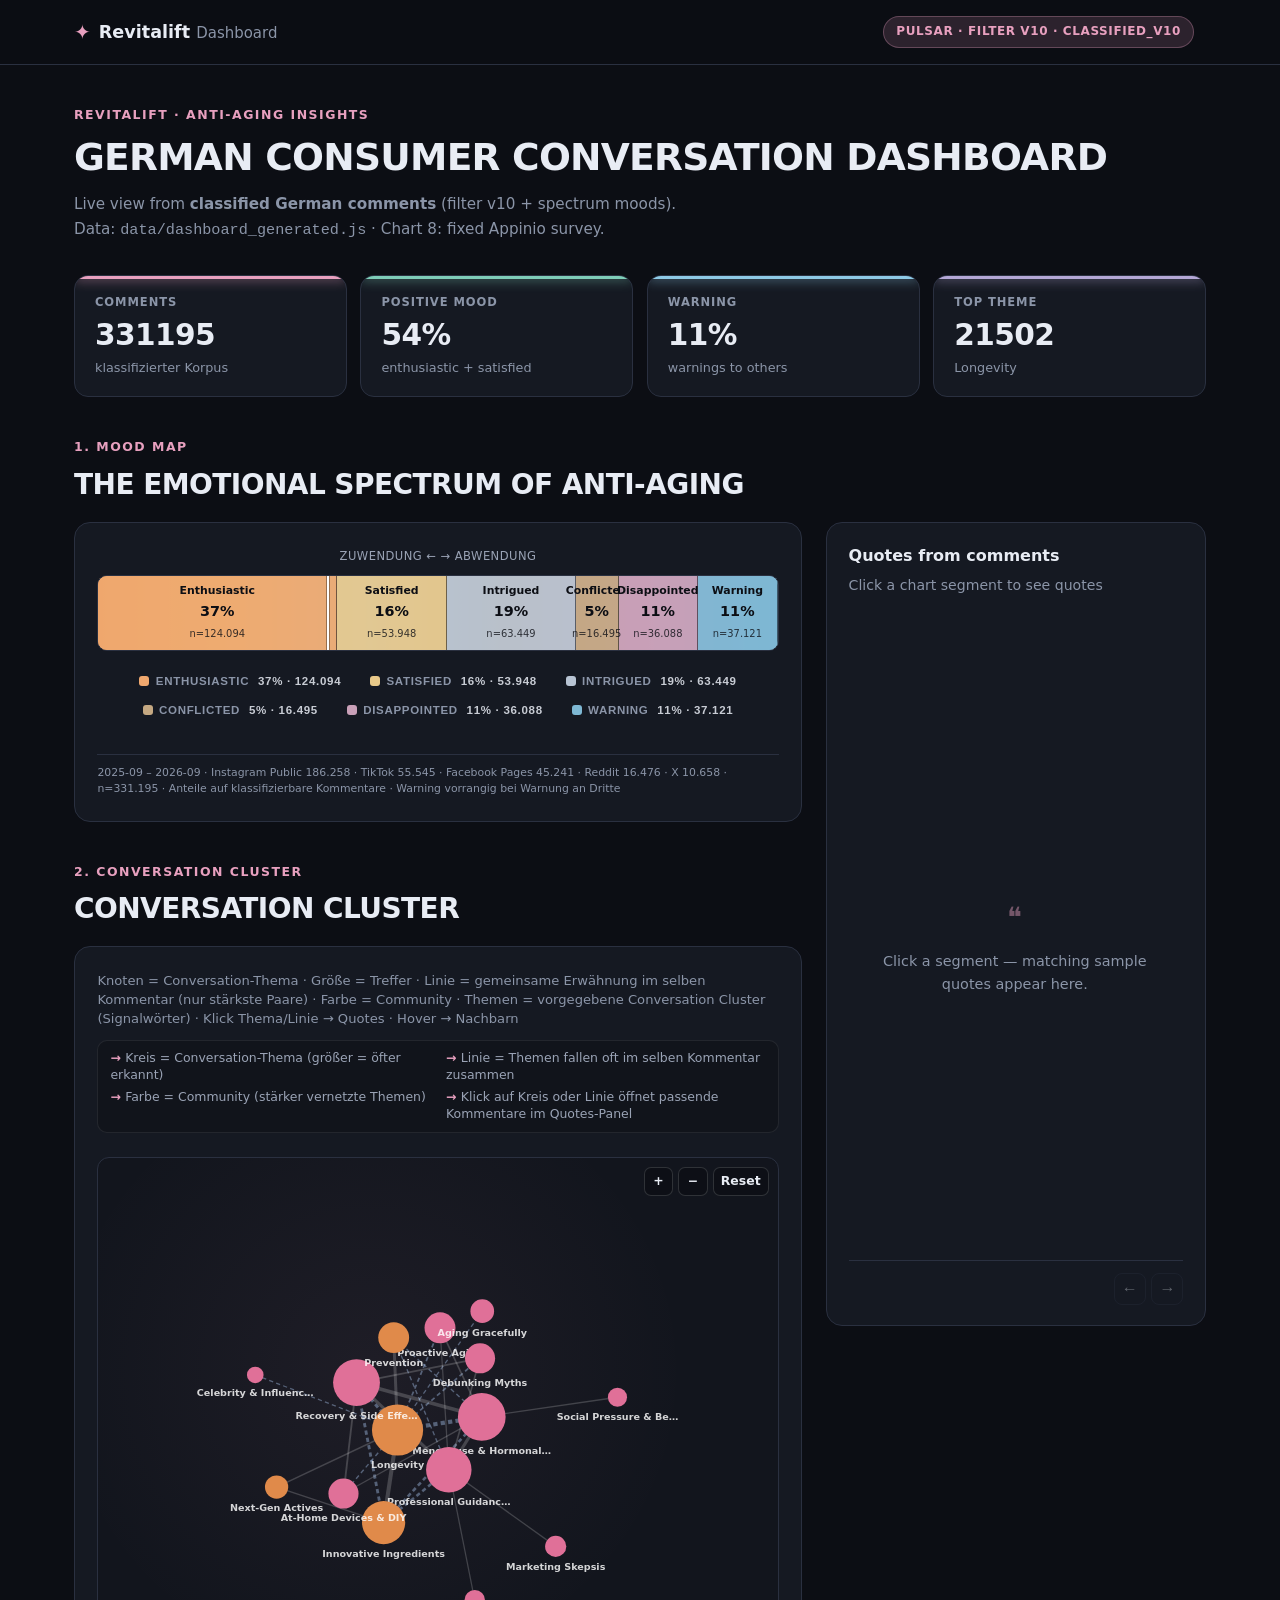
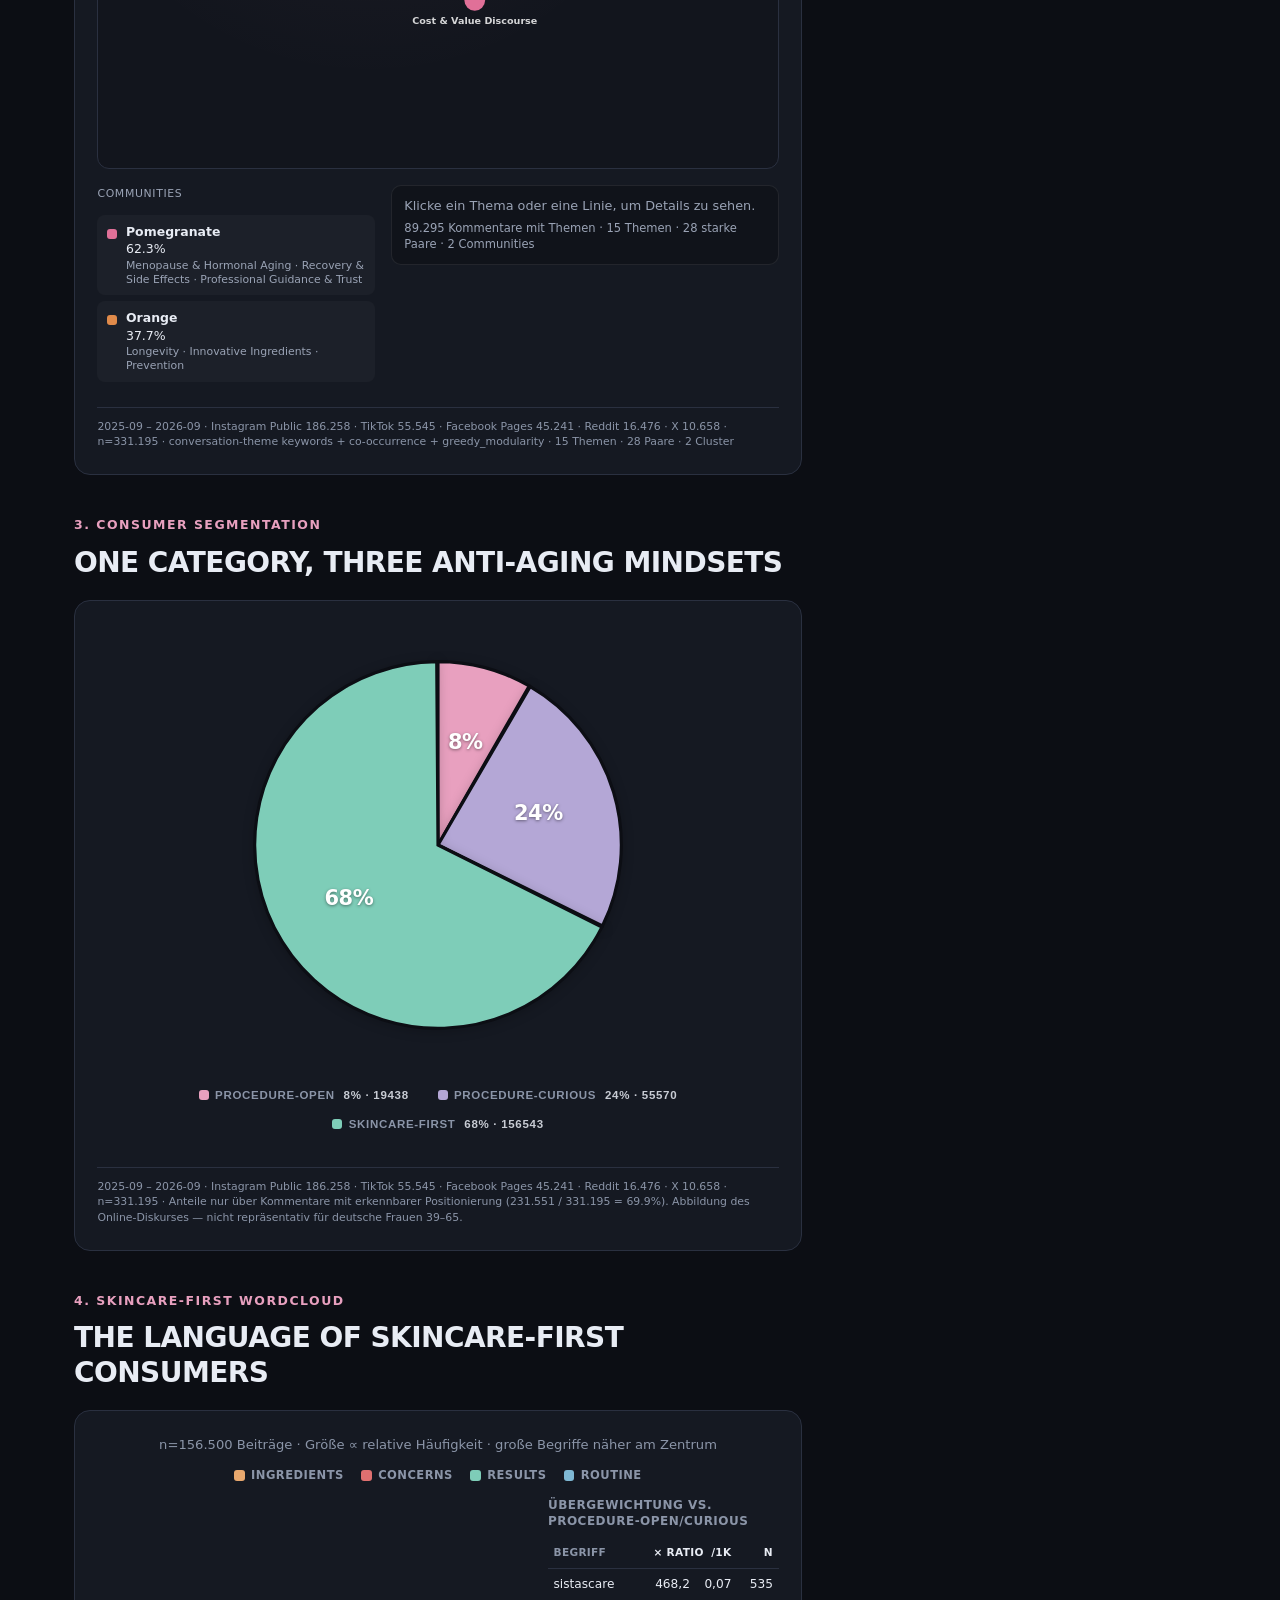
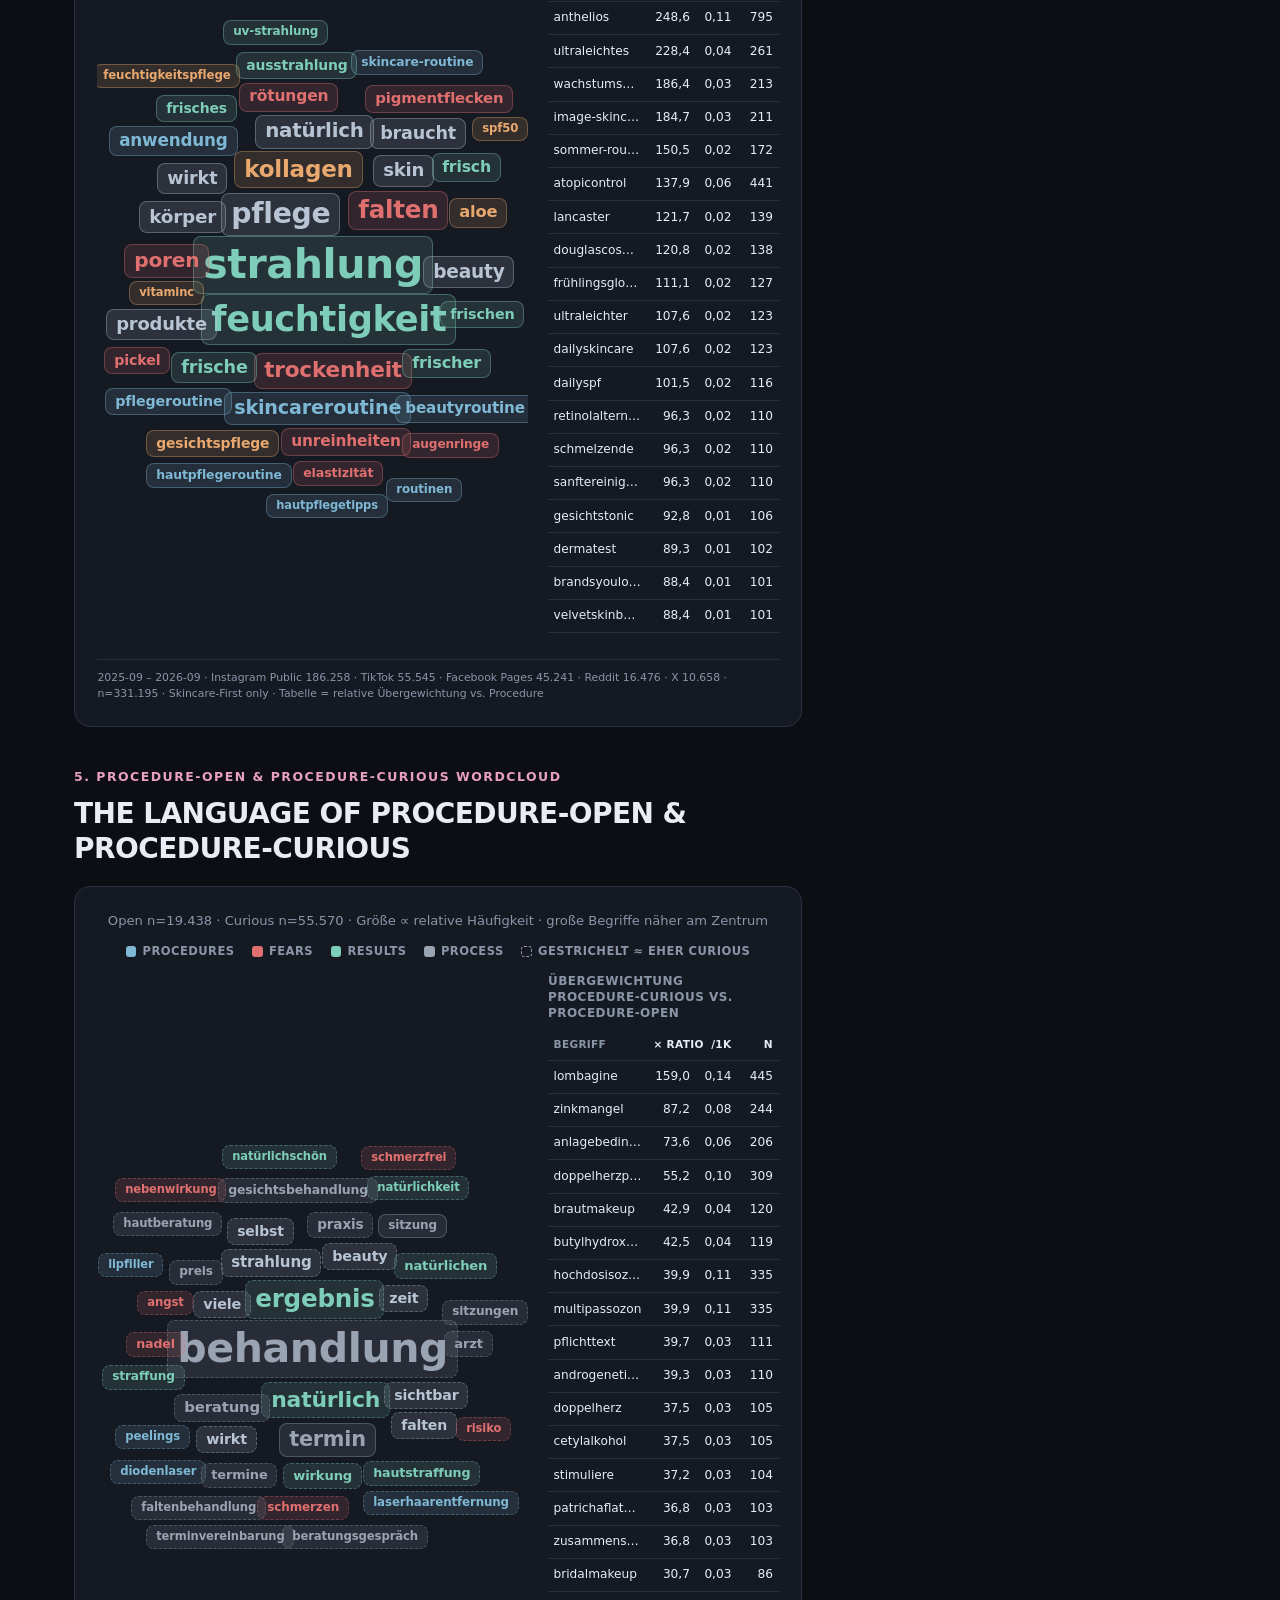
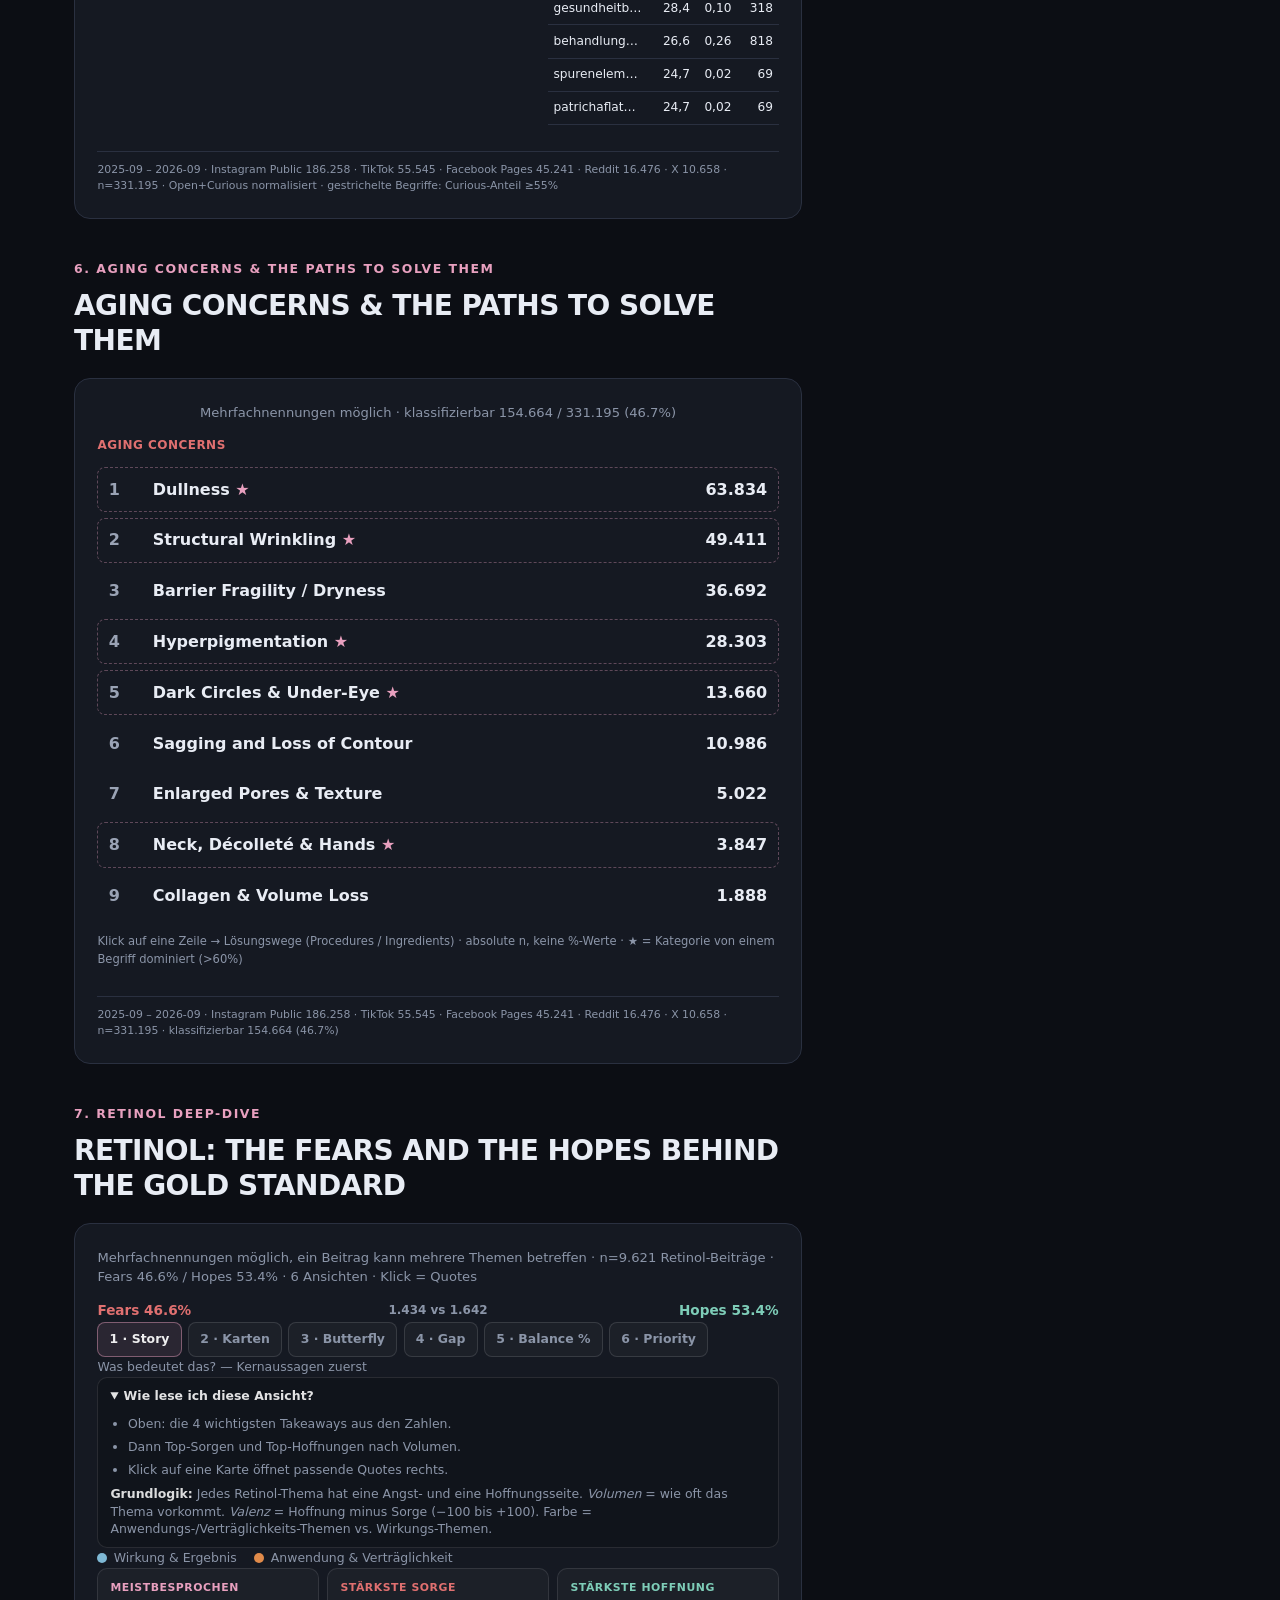
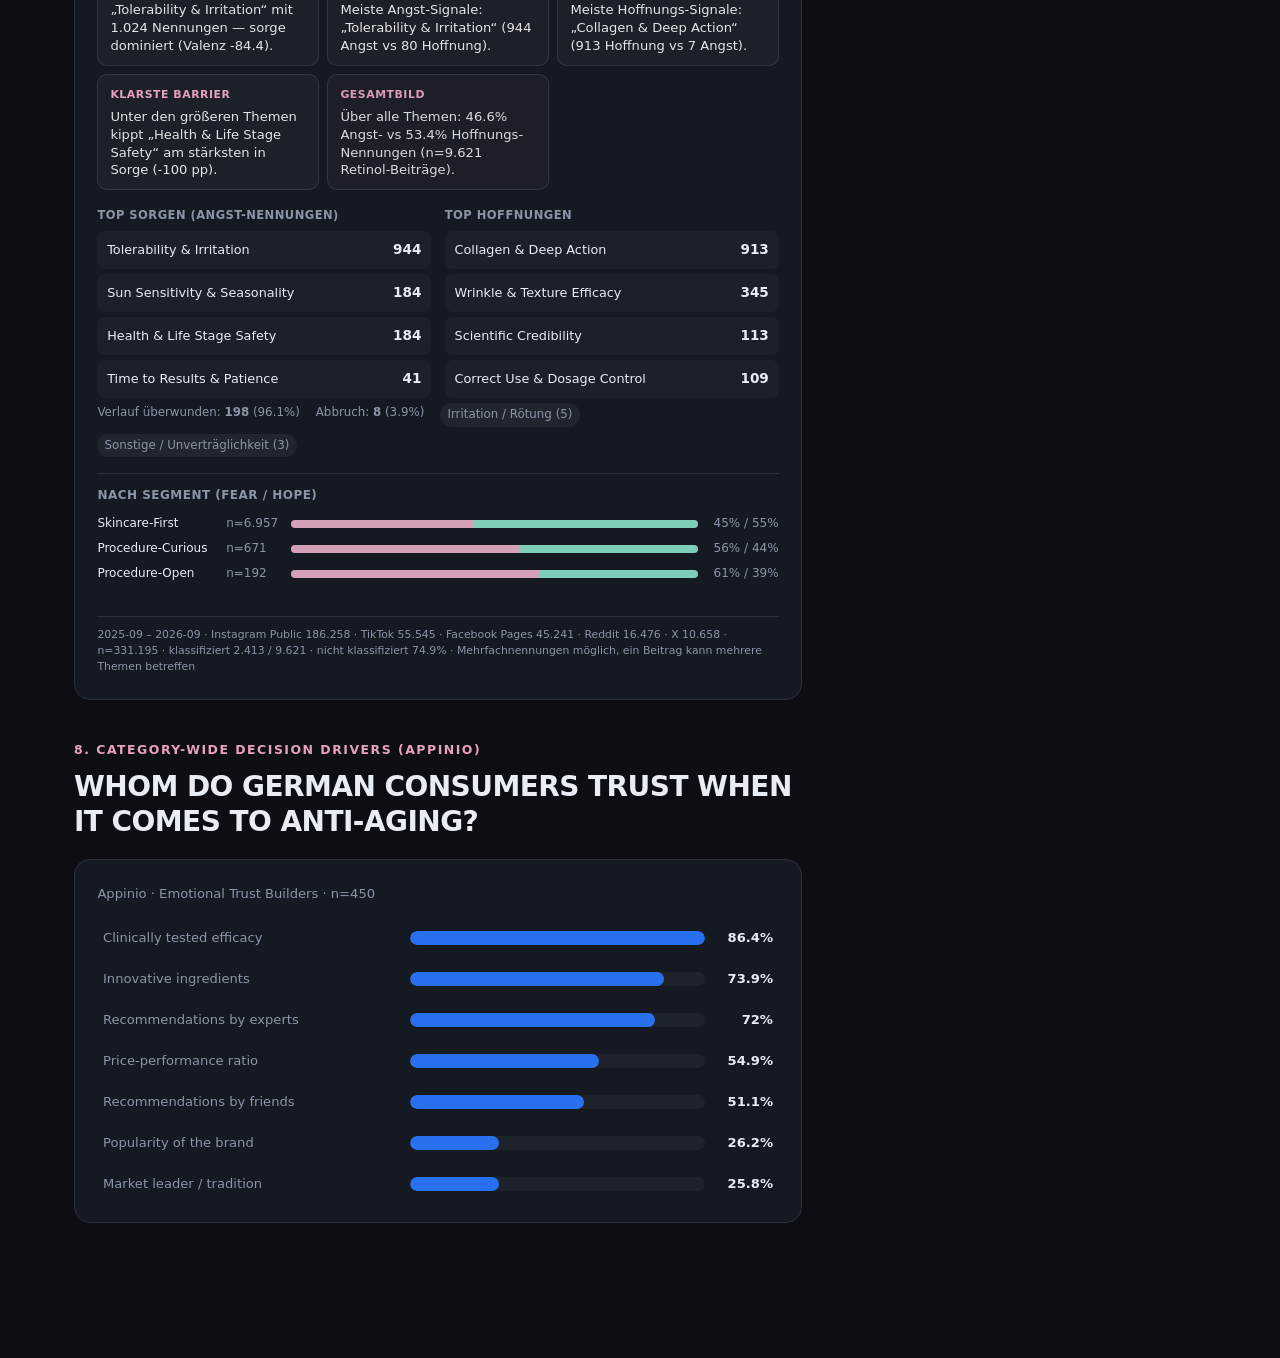
<file: index.html>
<!DOCTYPE html>
<html lang="en">
<head>
  <meta charset="UTF-8">
  <meta name="viewport" content="width=device-width, initial-scale=1.0">
  <title>Revitalift — Dashboard (PULSAR data)</title>
  <link rel="stylesheet" href="css/style.css?v=10">
  <link rel="stylesheet" href="css/pulsar.css?v=10o">
</head>
<body class="pulsar-page">
  <header class="header pulsar-header">
    <div class="container header__inner">
      <div class="logo">
        <span class="logo__mark pulsar-mark">✦</span>
        <span class="logo__text">Revitalift <span class="logo__sub">Dashboard</span></span>
      </div>
      <div class="header__actions">
        <span class="badge pulsar-badge">PULSAR · filter v10 · classified_v10</span>
        <div class="download-menu">
          <button type="button" class="download-btn" id="download-btn" aria-expanded="false" aria-haspopup="true" hidden>
            Daten laden
          </button>
          <div class="download-menu__panel" id="download-panel" hidden>
            <!-- Heavy export files are gitignored; re-add locally if needed -->
          </div>
        </div>
      </div>
    </div>
  </header>

  <main class="pulsar-main">
    <section class="pulsar-hero container">
      <div class="pulsar-hero__text">
        <p class="pulsar-eyebrow">Revitalift · Anti-aging insights</p>
        <h1 class="pulsar-title">German consumer conversation dashboard</h1>
        <p class="pulsar-desc">
          Live view from <strong>classified German comments</strong> (filter v10 + spectrum moods).
          Data: <code>data/dashboard_generated.js</code> · Chart 8: fixed Appinio survey.
        </p>
      </div>
      <div class="kpi-row" id="kpi-row"></div>
    </section>

    <div class="pulsar-layout container">
      <div class="pulsar-charts">
        <section class="chart-section" id="mood-map">
          <div class="section-head">
            <p class="pulsar-eyebrow" id="mood-eyebrow"></p>
            <h2 class="section-title" id="mood-title"></h2>
          </div>
          <div class="chart-panel">
            <div id="mood-chart" class="mood-spectrum" aria-label="Mood spectrum"></div>
            <div id="mood-legend" class="mood-legend"></div>
          </div>
        </section>

        <section class="chart-section" id="conversation-landscape">
          <div class="section-head">
            <p class="pulsar-eyebrow" id="landscape-eyebrow"></p>
            <h2 class="section-title" id="landscape-title"></h2>
          </div>
          <div class="chart-panel chart-panel--landscape">
            <p class="bubble-hint" id="landscape-hint"></p>
            <ul class="landscape-howto" id="landscape-howto" hidden></ul>
            <div class="landscape-layout">
              <div id="landscape-chart" class="landscape-chart" aria-label="Conversation cluster network"></div>
              <aside class="landscape-side">
                <div id="landscape-legend" class="landscape-legend"></div>
                <div id="landscape-detail" class="landscape-detail" aria-live="polite">
                  <p class="landscape-detail__empty">Klicke ein Thema oder eine Linie, um Details zu sehen.</p>
                </div>
              </aside>
            </div>
          </div>
        </section>

        <section class="chart-section" id="segmentation">
          <div class="section-head">
            <p class="pulsar-eyebrow" id="seg-eyebrow"></p>
            <h2 class="section-title" id="seg-title"></h2>
          </div>
          <div class="chart-panel">
            <svg id="seg-chart" viewBox="0 0 420 420" class="seg-svg" aria-label="Segmentation"></svg>
            <div id="seg-legend" class="mood-legend"></div>
          </div>
        </section>

        <section class="chart-section" id="skincare-ingredients">
          <div class="section-head">
            <p class="pulsar-eyebrow" id="ing-eyebrow"></p>
            <h2 class="section-title" id="ing-title"></h2>
          </div>
          <div class="chart-panel chart-panel--wordcloud">
            <p class="bubble-hint" id="ing-hint"></p>
            <div id="ing-legend" class="wc-legend"></div>
            <div class="wc-layout">
              <div id="ing-chart" class="wordcloud-host" aria-label="Skincare wordcloud"></div>
              <div id="ing-table" class="wc-table-host"></div>
            </div>
          </div>
        </section>

        <section class="chart-section" id="procedure-effects">
          <div class="section-head">
            <p class="pulsar-eyebrow" id="proc-eyebrow"></p>
            <h2 class="section-title" id="proc-title"></h2>
          </div>
          <div class="chart-panel chart-panel--wordcloud">
            <p class="bubble-hint" id="proc-hint"></p>
            <div id="proc-legend" class="wc-legend"></div>
            <div class="wc-layout">
              <div id="proc-chart" class="wordcloud-host" aria-label="Procedure wordcloud"></div>
              <div id="proc-table" class="wc-table-host"></div>
            </div>
          </div>
        </section>

        <section class="chart-section" id="aging-paths">
          <div class="section-head">
            <p class="pulsar-eyebrow" id="paths-eyebrow"></p>
            <h2 class="section-title" id="paths-title"></h2>
          </div>
          <div class="chart-panel chart-panel--paths">
            <p class="bubble-hint" id="paths-hint"></p>
            <div id="paths-chart" class="paths-chart" aria-label="Aging concerns and needs chart"></div>
          </div>
        </section>

        <section class="chart-section" id="retinol-deepdive">
          <div class="section-head">
            <p class="pulsar-eyebrow" id="retinol-eyebrow"></p>
            <h2 class="section-title" id="retinol-title"></h2>
          </div>
          <div class="chart-panel chart-panel--retinol">
            <p class="bubble-hint" id="retinol-hint"></p>
            <div id="retinol-chart" class="retinol-chart" aria-label="Retinol fears and hopes chart"></div>
          </div>
        </section>

        <section class="chart-section" id="decision-drivers">
          <div class="section-head">
            <p class="pulsar-eyebrow" id="drv-eyebrow"></p>
            <h2 class="section-title" id="drv-title"></h2>
          </div>
          <div class="chart-panel chart-panel--drivers">
            <p class="bubble-hint" id="drv-source"></p>
            <div id="drivers-chart" class="drivers-chart"></div>
          </div>
        </section>
      </div>

      <aside class="quotes-panel" id="quotes-panel">
        <div class="quotes-panel__head">
          <h3>Quotes from comments</h3>
          <p id="quote-context">Click a chart segment to see quotes</p>
        </div>
        <div class="quote-filters" id="quote-filters"></div>
        <div id="quote-list" class="quote-list">
          <div class="quote-empty">
            <div class="quote-empty__icon">❝</div>
            <p>Click a segment — matching sample quotes appear here.</p>
          </div>
        </div>
        <div class="quotes-panel__foot">
          <span id="quote-meta"></span>
          <div class="quote-nav" id="quote-nav">
            <button type="button" class="quote-nav__btn" id="quote-prev" aria-label="Previous comments" disabled>←</button>
            <button type="button" class="quote-nav__btn" id="quote-next" aria-label="Next comments" disabled>→</button>
          </div>
        </div>
      </aside>
    </div>
  </main>

  <div id="pulsar-tip" class="pulsar-tip" hidden></div>

  <script src="js/dashboard-taxonomy-de.js?v=10"></script>
  <script src="data/dashboard_generated.js?v=10g"></script>
  <script src="js/dashboard-utils.js?v=10"></script>
  <script src="js/wordcloud.js?v=10"></script>
  <script src="js/paths-drilldown.js?v=10"></script>
  <script src="js/retinol-views.js?v=10o"></script>
  <script src="js/conversation-landscape.js?v=10k"></script>
  <script src="js/dashboard-app.js?v=10n"></script>
</body>
</html>
</file>
<file: css/style.css>
:root {
  --bg: #0f1117;
  --bg-alt: #161b26;
  --surface: #1c2333;
  --border: #2a3347;
  --text: #e8ecf4;
  --text-muted: #8b95a8;
  --accent: #2870ed;
  --accent-soft: rgba(40, 112, 237, 0.12);
  --success: #3ecf8e;
  --warning: #f5a623;
  --radius: 12px;
  --shadow: 0 8px 32px rgba(0, 0, 0, 0.35);
}

*,
*::before,
*::after {
  box-sizing: border-box;
  margin: 0;
  padding: 0;
}

body {
  font-family: "Segoe UI", system-ui, -apple-system, sans-serif;
  background: var(--bg);
  color: var(--text);
  line-height: 1.6;
  min-height: 100vh;
}

.container {
  max-width: 1180px;
  margin: 0 auto;
  padding: 0 1.5rem;
}

.header {
  position: sticky;
  top: 0;
  z-index: 100;
  background: rgba(15, 17, 23, 0.85);
  backdrop-filter: blur(12px);
  border-bottom: 1px solid var(--border);
}

.header__inner {
  display: flex;
  align-items: center;
  justify-content: space-between;
  height: 64px;
  gap: 1rem;
}

.logo {
  display: flex;
  align-items: center;
  gap: 0.5rem;
  font-weight: 700;
  font-size: 1.1rem;
}

.logo__mark {
  color: var(--accent);
  font-size: 1.25rem;
}

.badge {
  font-size: 0.75rem;
  font-weight: 600;
  text-transform: uppercase;
  letter-spacing: 0.05em;
  padding: 0.35rem 0.75rem;
  background: var(--accent-soft);
  color: var(--accent);
  border-radius: 999px;
  border: 1px solid rgba(40, 112, 237, 0.25);
}
</file>
<file: css/pulsar.css>
/* PULSAR — visual tokens + page shell */

.pulsar-page {
  --rose: #e8a0bf;
  --rose-dim: rgba(232, 160, 191, 0.15);
  --rose-glow: rgba(232, 160, 191, 0.35);
  --champagne: #d4a0b8;
  --mint: #7ecdb8;
  --lavender: #b4a7d6;
  --coral: #d4a0b8;
  --sky: #8ecae6;
  --bg-deep: #0c0e14;
  --panel: #151922;
  --panel-border: #2a3040;
  /* Align quotes panel top with first chart panel (below section title) */
  --quotes-align-offset: calc(0.78rem * 1.6 + 0.6rem + 1.75rem * 1.25 + 1.25rem);
}

body.pulsar-page {
  background: var(--bg-deep);
}

.pulsar-header {
  border-bottom-color: var(--panel-border);
  background: rgba(12, 14, 20, 0.92);
}

.pulsar-mark {
  color: var(--rose) !important;
}

.logo__sub {
  font-weight: 400;
  color: var(--text-muted);
  font-size: 0.85em;
}

.pulsar-badge {
  background: var(--rose-dim) !important;
  color: var(--rose) !important;
  border-color: rgba(232, 160, 191, 0.3) !important;
}

.header__actions {
  display: flex;
  align-items: center;
  gap: 0.75rem;
  flex-wrap: wrap;
  justify-content: flex-end;
}

.download-menu {
  position: relative;
}

.download-btn {
  appearance: none;
  border: 1px solid rgba(232, 160, 191, 0.35);
  background: rgba(232, 160, 191, 0.08);
  color: var(--text);
  font: inherit;
  font-size: 0.78rem;
  font-weight: 600;
  letter-spacing: 0.02em;
  padding: 0.45rem 0.85rem;
  border-radius: 999px;
  cursor: pointer;
  transition: background 0.15s ease, border-color 0.15s ease;
}

.download-btn:hover,
.download-btn[aria-expanded='true'] {
  background: rgba(232, 160, 191, 0.16);
  border-color: rgba(232, 160, 191, 0.55);
}

.download-menu__panel {
  position: absolute;
  right: 0;
  top: calc(100% + 0.4rem);
  min-width: 13.5rem;
  padding: 0.35rem;
  border-radius: 10px;
  border: 1px solid var(--panel-border);
  background: var(--panel, #151922);
  box-shadow: 0 10px 28px rgba(0, 0, 0, 0.35);
  z-index: 40;
}

.download-menu__link {
  display: block;
  padding: 0.55rem 0.7rem;
  border-radius: 7px;
  color: var(--text);
  text-decoration: none;
  font-size: 0.8rem;
}

.download-menu__link:hover {
  background: rgba(255, 255, 255, 0.05);
  color: var(--rose);
}

.pulsar-main {
  padding-bottom: 4rem;
}

.pulsar-hero {
  padding: 2.5rem 1.5rem 1.5rem;
}

.pulsar-eyebrow {
  font-size: 0.78rem;
  text-transform: uppercase;
  letter-spacing: 0.12em;
  color: var(--rose);
  margin-bottom: 0.6rem;
  font-weight: 600;
}

.pulsar-title {
  font-size: clamp(1.75rem, 4vw, 2.35rem);
  font-weight: 700;
  letter-spacing: -0.02em;
  margin-bottom: 0.75rem;
  line-height: 1.2;
  text-transform: uppercase;
}

.pulsar-desc {
  color: var(--text-muted);
  max-width: 640px;
  font-size: 0.95rem;
  line-height: 1.65;
}

.pulsar-desc em {
  display: block;
  margin-top: 0.5rem;
  font-size: 0.82rem;
  color: var(--champagne);
  font-style: normal;
  opacity: 0.85;
}

.kpi-row {
  display: grid;
  grid-template-columns: repeat(4, 1fr);
  gap: 0.85rem;
  margin-top: 2rem;
}

.kpi-card {
  background: var(--panel);
  border: 1px solid var(--panel-border);
  border-radius: 14px;
  padding: 1.1rem 1.25rem;
  position: relative;
  overflow: hidden;
}

.kpi-card::before {
  content: '';
  position: absolute;
  top: 0;
  left: 0;
  right: 0;
  height: 3px;
  background: var(--kpi-color, var(--rose));
  box-shadow: 0 0 12px var(--kpi-color, var(--rose-glow));
}

.kpi-card__label {
  display: block;
  font-size: 0.72rem;
  text-transform: uppercase;
  letter-spacing: 0.08em;
  color: var(--text-muted);
  font-weight: 600;
  margin-bottom: 0.45rem;
}

.kpi-card__value {
  display: block;
  font-size: 1.85rem;
  font-weight: 700;
  letter-spacing: -0.02em;
  line-height: 1.1;
  color: var(--text);
}

.kpi-card__hint {
  display: block;
  margin-top: 0.4rem;
  font-size: 0.8rem;
  color: var(--text-muted);
}

@media (max-width: 800px) {
  .kpi-row {
    grid-template-columns: repeat(2, 1fr);
  }
}

@media (max-width: 480px) {
  .kpi-row {
    grid-template-columns: 1fr;
  }
}

/* —— Layout: charts + sticky quotes —— */
.pulsar-layout {
  display: grid;
  grid-template-columns: minmax(0, 1fr) minmax(300px, 380px);
  gap: 1.5rem;
  align-items: start;
  padding-top: 1rem;
  padding-bottom: 2rem;
}

.pulsar-charts {
  min-width: 0;
}

.chart-section {
  margin-bottom: 2.5rem;
}

.section-head {
  margin-bottom: 1.25rem;
}

.section-title {
  font-size: clamp(1.35rem, 3vw, 1.75rem);
  font-weight: 700;
  letter-spacing: -0.02em;
  text-transform: uppercase;
  line-height: 1.25;
}

.chart-panel {
  background: var(--panel);
  border: 1px solid var(--panel-border);
  border-radius: 16px;
  padding: 1.5rem 1.4rem;
  display: flex;
  flex-direction: column;
  align-items: center;
  gap: 1.25rem;
}

.chart-panel--topics {
  align-items: stretch;
  padding: 1.25rem 1.35rem;
}

/* Mood pie (solid, not donut) — legacy */
.mood-svg {
  width: min(100%, 360px);
  height: auto;
  overflow: visible;
}

/* Mood spectrum (client brief 2026-09) */
.mood-spectrum {
  width: 100%;
  display: flex;
  flex-direction: column;
  gap: 0.65rem;
}

.mood-spectrum__axis {
  margin: 0;
  font-size: 0.72rem;
  letter-spacing: 0.04em;
  text-transform: uppercase;
  color: var(--muted, #9aa3b5);
  text-align: center;
}

.mood-spectrum__bar {
  position: relative;
  display: flex;
  width: 100%;
  min-height: 4.5rem;
  border-radius: 10px;
  overflow: hidden;
  border: 1px solid var(--panel-border, rgba(255, 255, 255, 0.08));
  background: linear-gradient(90deg, #f0a86e, #e8c98a, #b8c4d4, #c4a882, #c9a0b8, #7eb8d4);
}

.mood-spectrum__seg {
  appearance: none;
  border: none;
  border-right: 1px solid rgba(12, 14, 20, 0.55);
  margin: 0;
  padding: 0.55rem 0.35rem;
  min-width: 0;
  cursor: pointer;
  color: #0c0e14;
  background: color-mix(in srgb, var(--seg) 88%, transparent);
  display: flex;
  flex-direction: column;
  align-items: center;
  justify-content: center;
  gap: 0.15rem;
  transition: filter 0.2s ease, opacity 0.2s ease;
  font: inherit;
}

.mood-spectrum__seg:last-child {
  border-right: none;
}

.mood-spectrum__seg:hover,
.mood-spectrum__seg.is-active {
  filter: brightness(1.08);
  z-index: 1;
}

.mood-spectrum__seg.is-dim {
  opacity: 0.38;
}

.mood-spectrum__name {
  font-size: 0.68rem;
  font-weight: 700;
  line-height: 1.15;
  text-align: center;
}

.mood-spectrum__pct {
  font-size: 0.9rem;
  font-weight: 750;
}

.mood-spectrum__n {
  font-size: 0.62rem;
  opacity: 0.8;
}

.mood-spectrum__mean {
  position: absolute;
  top: -4px;
  bottom: -4px;
  width: 2px;
  margin-left: -1px;
  background: #fff;
  box-shadow: 0 0 0 1px rgba(0, 0, 0, 0.35);
  pointer-events: none;
  z-index: 2;
}

.mood-spectrum__mean::after {
  content: '';
  position: absolute;
  top: -5px;
  left: 50%;
  transform: translateX(-50%);
  border: 5px solid transparent;
  border-top-color: #fff;
}

.mood-slice-g {
  cursor: pointer;
  --ox: 0;
  --oy: 0;
  --pop: 0;
  --glow: #7ecdb8;
  pointer-events: none;
  transform: translate(calc(var(--ox) * var(--pop) * 1px), calc(var(--oy) * var(--pop) * 1px));
  transition:
    transform 0.4s cubic-bezier(0.22, 1, 0.36, 1),
    opacity 0.35s ease,
    filter 0.35s ease;
  filter: drop-shadow(0 2px 5px rgba(0, 0, 0, 0.2));
  transform-box: fill-box;
  transform-origin: center;
}

.mood-hit {
  cursor: pointer;
  pointer-events: all;
  fill: transparent;
}

.mood-slice__body {
  transition: opacity 0.3s ease;
}

.mood-slice__rim {
  transition: opacity 0.3s ease;
}

.mood-slice__pct {
  fill: rgba(255, 255, 255, 0.92);
  font-size: 13px;
  font-weight: 700;
  text-shadow: 0 1px 3px rgba(0, 0, 0, 0.45);
  opacity: 0.85;
  transition: opacity 0.25s ease;
}

.mood-slice-g--dim .mood-slice__pct {
  opacity: 0.25;
}

.mood-slice-g--hover .mood-slice__pct,
.mood-slice-g--active .mood-slice__pct,
.mood-slice-g--preview .mood-slice__pct {
  opacity: 1;
}

.mood-slice-g--hover {
  filter:
    brightness(1.1)
    saturate(1.08)
    drop-shadow(0 0 12px var(--glow))
    drop-shadow(0 8px 16px rgba(0, 0, 0, 0.45));
}

.mood-slice-g--preview {
  opacity: 1;
  filter:
    brightness(1.1)
    saturate(1.08)
    drop-shadow(0 0 14px var(--glow))
    drop-shadow(0 8px 16px rgba(0, 0, 0, 0.45));
  z-index: 2;
}

.mood-slice-g--active {
  animation: mood-pulse 2.4s ease-in-out infinite;
}

.mood-slice-g--hover .mood-slice__rim,
.mood-slice-g--active .mood-slice__rim,
.mood-slice-g--preview .mood-slice__rim {
  opacity: 0.75;
}

.mood-slice-g--dim {
  opacity: 0.38;
  filter: saturate(0.85) brightness(0.9);
}

.mood-slice-g--dim .mood-slice__rim {
  opacity: 0;
}

@keyframes mood-pulse {
  0%,
  100% {
    filter:
      brightness(1.1)
      saturate(1.1)
      drop-shadow(0 0 10px var(--glow))
      drop-shadow(0 8px 16px rgba(0, 0, 0, 0.45));
  }
  50% {
    filter:
      brightness(1.18)
      saturate(1.2)
      drop-shadow(0 0 20px var(--glow))
      drop-shadow(0 12px 24px rgba(0, 0, 0, 0.55));
  }
}

@media (prefers-reduced-motion: reduce) {
  .mood-slice-g {
    transition: opacity 0.2s ease;
  }

  .mood-slice-g--active {
    animation: none;
    filter:
      brightness(1.12)
      drop-shadow(0 0 12px var(--glow))
      drop-shadow(0 8px 16px rgba(0, 0, 0, 0.45));
  }
}

.mood-center {
  pointer-events: none;
  opacity: 1;
  transition: opacity 0.2s ease;
}

.mood-center--hidden {
  opacity: 0;
}

.mood-center-bg {
  fill: rgba(12, 14, 20, 0.78);
  stroke: rgba(255, 255, 255, 0.1);
  stroke-width: 1.5;
  transition: fill 0.25s ease, stroke 0.25s ease;
}

.mood-center--live .mood-center-bg {
  fill: rgba(12, 14, 20, 0.88);
  stroke: rgba(255, 255, 255, 0.16);
}

.mood-center--preview .mood-center-bg {
  stroke: rgba(232, 160, 191, 0.45);
}

.mood-center-label {
  fill: var(--text-muted);
  font-size: 10px;
  font-weight: 650;
  letter-spacing: 0.08em;
  text-transform: uppercase;
  pointer-events: none;
}

.mood-center-value {
  fill: var(--text);
  font-size: 20px;
  font-weight: 700;
  pointer-events: none;
}

.mood-center-count {
  fill: var(--text-muted);
  font-size: 9px;
  font-weight: 500;
  pointer-events: none;
}

.mood-center--preview .mood-center-label {
  fill: var(--rose);
}

.mood-legend {
  display: flex;
  flex-wrap: wrap;
  justify-content: center;
  gap: 0.55rem 1rem;
}

.mood-legend__item {
  display: inline-flex;
  align-items: center;
  gap: 0.4rem;
  background: transparent;
  border: none;
  color: var(--text-muted);
  font-size: 0.72rem;
  font-weight: 650;
  letter-spacing: 0.06em;
  text-transform: uppercase;
  cursor: pointer;
  padding: 0.25rem 0.4rem;
  border-radius: 6px;
  transition: color 0.15s ease, background 0.15s ease;
}

.mood-legend__item:hover,
.mood-legend__item--active {
  color: var(--text);
  background: rgba(255, 255, 255, 0.04);
}

.mood-legend__swatch {
  width: 10px;
  height: 10px;
  border-radius: 3px;
  flex-shrink: 0;
  box-shadow: 0 0 8px color-mix(in srgb, currentColor 0%, transparent);
}

/* Consumer segmentation — same pie animation as mood map */
.seg-svg {
  width: min(100%, 440px);
  height: auto;
  overflow: visible;
}

.seg-quote {
  width: 100%;
  height: 100%;
  display: flex;
  flex-direction: column;
  align-items: center;
  justify-content: center;
  text-align: center;
  gap: 0.3rem;
  color: #fff;
  text-shadow: 0 1px 3px rgba(0, 0, 0, 0.45);
  padding: 8px;
  box-sizing: border-box;
  pointer-events: none;
  font-family: "Segoe UI", system-ui, -apple-system, sans-serif;
}

.seg-quote__pct {
  font-size: 1.25rem;
  font-weight: 750;
  letter-spacing: -0.02em;
  line-height: 1;
}

.seg-quote__text {
  font-size: 10px;
  font-weight: 600;
  line-height: 1.3;
}

.mood-legend__pct {
  font-size: 0.72rem;
  font-weight: 700;
  color: var(--text);
  margin-left: 0.15rem;
  opacity: 0.85;
}

/* —— Bubble chart (Blasendiagramm) —— */
.chart-panel--nested {
  display: flex;
  flex-direction: column;
  gap: 0.75rem;
}

.nested-bars-chart {
  min-height: 280px;
}

.nested-bars__overview,
.nested-bars__detail {
  display: flex;
  flex-direction: column;
  gap: 0.35rem;
}

.nested-bars__detail {
  max-height: 520px;
  overflow-y: auto;
  padding-right: 0.25rem;
}

.nested-bars__back {
  align-self: flex-start;
  margin-bottom: 0.35rem;
  font-size: 0.78rem;
  padding: 0.35rem 0.75rem;
}

.nested-bars__title {
  margin: 0;
  font-size: 0.95rem;
  font-weight: 650;
  color: var(--text);
  line-height: 1.35;
}

.nested-bars__subtitle {
  margin: 0 0 0.65rem;
  font-size: 0.78rem;
  color: var(--text-muted);
}

.nested-bars__group {
  margin-bottom: 0.85rem;
}

.nested-bars__group-title {
  margin: 0 0 0.4rem;
  font-size: 0.68rem;
  font-weight: 700;
  letter-spacing: 0.06em;
  text-transform: uppercase;
  color: var(--text-muted);
}

.nested-bar {
  display: grid;
  grid-template-columns: minmax(110px, 1.1fr) 2fr auto;
  align-items: center;
  gap: 0.65rem;
  width: 100%;
  padding: 0.45rem 0.5rem;
  border: none;
  border-radius: 8px;
  background: transparent;
  color: inherit;
  text-align: left;
  cursor: pointer;
  transition: background 0.15s ease;
}

.nested-bar:hover {
  background: rgba(255, 255, 255, 0.04);
}

.nested-bar--active {
  background: rgba(255, 255, 255, 0.06);
}

.nested-bar--l2 {
  grid-template-columns: minmax(140px, 1.4fr) 2fr auto;
  padding: 0.35rem 0.5rem;
}

.nested-bar__label {
  font-size: 0.82rem;
  color: var(--text-muted);
  white-space: nowrap;
  overflow: hidden;
  text-overflow: ellipsis;
}

.nested-bar--active .nested-bar__label,
.nested-bar--l2 .nested-bar__label {
  color: var(--text);
}

.nested-bar__track {
  height: 12px;
  background: rgba(255, 255, 255, 0.05);
  border-radius: 999px;
  overflow: hidden;
}

.nested-bar--l1 .nested-bar__fill {
  display: block;
  height: 100%;
  border-radius: 999px;
  background: linear-gradient(90deg, #8ecae6, #7eb8d4);
  transition: width 0.35s ease;
}

.nested-bar__value {
  font-size: 0.8rem;
  font-weight: 600;
  color: var(--text);
  min-width: 2.5rem;
  text-align: right;
}

.chart-panel--bubbles {
  align-items: stretch;
  gap: 0.85rem;
  padding: 1.1rem 1.2rem 1.35rem;
}

.bubble-toolbar {
  display: flex;
  align-items: center;
  justify-content: space-between;
  gap: 1rem;
  flex-wrap: wrap;
}

.bubble-toolbar__actions {
  display: flex;
  align-items: center;
  gap: 0.65rem;
  flex-wrap: wrap;
}

.bubble-mode {
  display: inline-flex;
  padding: 3px;
  border-radius: 999px;
  background: rgba(255, 255, 255, 0.05);
  border: 1px solid var(--panel-border);
}

.bubble-mode__btn {
  appearance: none;
  border: 0;
  background: transparent;
  color: var(--text-muted);
  font: inherit;
  font-size: 0.72rem;
  font-weight: 650;
  letter-spacing: 0.02em;
  padding: 0.4rem 0.75rem;
  border-radius: 999px;
  cursor: pointer;
  white-space: nowrap;
  transition: background 0.2s ease, color 0.2s ease;
}

.bubble-mode__btn:hover {
  color: var(--text);
}

.bubble-mode__btn.is-active {
  background: rgba(232, 160, 191, 0.18);
  color: var(--rose);
}

.bubble-hint {
  color: var(--text-muted);
  font-size: 0.82rem;
  line-height: 1.45;
  flex: 1;
  min-width: 12rem;
}

.bubble-svg {
  width: 100%;
  height: auto;
  overflow: hidden;
  border-radius: 12px;
  background: #10141e;
}

@keyframes bubble-float {
  0%,
  100% {
    transform: translate(0, 0);
  }
  50% {
    transform: translate(1px, -3px);
  }
}

@keyframes bubble-bob {
  0%,
  100% {
    transform: translate(0, -1px) scale(1.04);
  }
  50% {
    transform: translate(1px, -6px) scale(1.08);
  }
}

@keyframes shell-float {
  0%,
  100% {
    transform: translate(0, 0);
  }
  50% {
    transform: translate(0, -2px);
  }
}

@keyframes shell-pulse {
  0%,
  100% {
    transform: translate(0, -1px) scale(1.015);
  }
  50% {
    transform: translate(0, -4px) scale(1.03);
  }
}

.bubble-proc {
  transition: opacity 0.35s ease;
}

.bubble-proc--dim {
  opacity: 0.18;
  pointer-events: none;
}

.bubble-proc__motion {
  transform-box: fill-box;
  transform-origin: center;
  animation: shell-float 4.2s ease-in-out infinite;
  animation-delay: var(--float-delay, 0s);
}

.bubble-proc--hover .bubble-proc__motion,
.bubble-proc--focus .bubble-proc__motion {
  animation: shell-pulse 0.85s ease-in-out infinite;
}

.bubble-proc__shell {
  cursor: pointer;
  transition: stroke-width 0.25s ease, fill 0.25s ease;
}

.bubble-proc--hover .bubble-proc__shell,
.bubble-proc__shell:hover {
  fill: rgba(255, 255, 255, 0.07);
  stroke-width: 3.4;
}

.bubble-proc--focus .bubble-proc__shell {
  fill: rgba(255, 255, 255, 0.05);
  stroke-width: 3;
}

.bubble-svg--zoomed .bubble-proc__shell {
  cursor: default;
}

.bubble-proc__title {
  fill: rgba(232, 236, 244, 0.95);
  font-size: 13px;
  font-weight: 700;
  letter-spacing: 0.08em;
  text-transform: uppercase;
  pointer-events: none;
}

.bubble-proc__count {
  fill: rgba(139, 149, 168, 0.95);
  font-size: 11px;
  font-weight: 500;
  pointer-events: none;
}

.bubble-tone {
  cursor: pointer;
}

.bubble-tone__motion {
  transform-box: fill-box;
  transform-origin: center;
  animation: bubble-float 3.6s ease-in-out infinite;
  animation-delay: var(--float-delay, 0s);
}

.bubble-tone:hover .bubble-tone__motion {
  animation: bubble-bob 0.6s ease-in-out infinite;
}

.bubble-tone__circle {
  transition: filter 0.2s ease;
  filter: drop-shadow(0 2px 5px rgba(0, 0, 0, 0.3));
}

.bubble-tone:hover .bubble-tone__circle {
  filter: brightness(1.12) drop-shadow(0 0 10px rgba(255, 255, 255, 0.22));
}

.bubble-tone__label {
  fill: rgba(12, 14, 20, 0.88);
  font-size: 9px;
  font-weight: 700;
  pointer-events: none;
}

.bubble-tone__count {
  fill: rgba(12, 14, 20, 0.65);
  font-size: 8px;
  font-weight: 600;
  pointer-events: none;
}

@media (prefers-reduced-motion: reduce) {
  .bubble-proc__motion,
  .bubble-tone__motion,
  .bubble-proc--hover .bubble-proc__motion,
  .bubble-proc--focus .bubble-proc__motion,
  .bubble-tone:hover .bubble-tone__motion {
    animation: none;
  }
}

.bubble-legend {
  display: flex;
  flex-wrap: wrap;
  gap: 0.65rem 1.1rem;
  justify-content: center;
}

.bubble-legend__item {
  display: inline-flex;
  align-items: center;
  gap: 0.4rem;
  color: var(--text-muted);
  font-size: 0.72rem;
  font-weight: 650;
  letter-spacing: 0.05em;
  text-transform: uppercase;
}

.bubble-legend__swatch {
  width: 10px;
  height: 10px;
  border-radius: 50%;
  flex-shrink: 0;
}

/* Variant B — sunburst */
.bubble-svg.sun-svg,
.sun-svg {
  background: #10141e;
  overflow: visible;
}

.chart-panel--bubbles:has(.sun-svg) {
  overflow: visible;
}

.sun-seg {
  transition: opacity 0.3s ease;
  pointer-events: none;
}

.sun-pick {
  cursor: pointer;
  pointer-events: all;
}

.sun-seg__path {
  transition: filter 0.25s ease, opacity 0.25s ease, stroke-width 0.25s ease;
}

.sun-seg--dim {
  opacity: 0.28;
}

.sun-seg--group .sun-seg__path {
  filter: brightness(1.12) drop-shadow(0 0 12px var(--glow));
}

.sun-seg--leaf-focus .sun-seg__path {
  filter:
    brightness(1.2)
    saturate(1.1)
    drop-shadow(0 0 16px var(--glow))
    drop-shadow(0 6px 14px rgba(0, 0, 0, 0.35));
  stroke-width: 3;
}

.sun-label {
  pointer-events: none;
  font-weight: 700;
  fill: rgba(12, 14, 20, 0.82);
}

.sun-label--inner {
  font-size: 11px;
  letter-spacing: 0.04em;
  text-transform: uppercase;
}

.sun-label--outer {
  font-size: 9px;
  font-weight: 650;
}

.sun-center__bg {
  fill: rgba(16, 20, 30, 0.96);
  stroke: rgba(255, 255, 255, 0.12);
  stroke-width: 1.5;
  transition: stroke 0.25s ease;
}

.sun-svg--hovering .sun-center__bg {
  stroke: rgba(232, 160, 191, 0.4);
}

.sun-center__value {
  fill: var(--text);
  font-size: 22px;
  font-weight: 700;
}

.sun-center__label {
  fill: var(--text-muted);
  font-size: 10px;
  font-weight: 600;
  letter-spacing: 0.06em;
  text-transform: uppercase;
}

@media (prefers-reduced-motion: reduce) {
  .sun-seg__path {
    transition: none;
  }
}

/* Behavior flow */
.chart-panel--flow {
  overflow: visible;
}

.behavior-wrap {
  position: relative;
  width: 100%;
}

.behavior-labels {
  position: relative;
  height: 28px;
  margin-bottom: 0.35rem;
}

.behavior-label {
  position: absolute;
  transform: translateX(-50%);
  font-size: 0.68rem;
  font-weight: 650;
  letter-spacing: 0.06em;
  text-transform: uppercase;
  color: var(--text-muted);
  white-space: nowrap;
}

.flow-svg {
  width: 100%;
  height: auto;
  min-height: 360px;
  display: block;
  background: #10141e;
  border-radius: 12px;
}

.flow-node {
  cursor: pointer;
}

.flow-node rect {
  transition: stroke 0.2s ease, filter 0.2s ease, opacity 0.2s ease;
}

.flow-node text {
  pointer-events: none;
  transition: fill 0.2s ease;
}

.flow-node--hover rect,
.flow-node--active rect {
  filter: brightness(1.18) drop-shadow(0 0 10px var(--glow, #e8a0bf));
  stroke-width: 2.2;
}

.flow-node--dim {
  opacity: 0.28;
}

.flow-edge {
  transition: opacity 0.2s ease, stroke 0.2s ease, stroke-width 0.2s ease;
  pointer-events: stroke;
}

.flow-edge--hover {
  opacity: 1 !important;
  stroke: var(--rose) !important;
}

.flow-edge--dim {
  opacity: 0.08 !important;
}

/* Topics bars — flex row (grid+% width collapses inside <button> in Chrome) */
.topics-chart {
  display: flex;
  flex-direction: column;
  gap: 0.55rem;
  width: 100%;
}

.topic-block {
  display: flex;
  flex-direction: column;
  gap: 0.55rem;
  width: 100%;
}

.topic-bar {
  display: flex;
  align-items: center;
  gap: 0.85rem;
  width: 100%;
  box-sizing: border-box;
  background: transparent;
  border: none;
  color: inherit;
  font: inherit;
  text-align: left;
  cursor: pointer;
  padding: 0.25rem 0.35rem;
  border-radius: 8px;
  transition: opacity 0.2s ease, background 0.15s ease;
}

.topic-bar:hover {
  background: rgba(255, 255, 255, 0.03);
}

.topic-bar--active {
  background: rgba(255, 255, 255, 0.05);
}

.topic-bar--dim {
  opacity: 0.35;
}

.topic-bar--active .topic-bar__fill {
  filter: brightness(1.15);
  box-shadow: 0 0 10px color-mix(in srgb, var(--bar-color) 45%, transparent);
}

.topic-bar__label {
  flex: 0 0 220px;
  width: 220px;
  font-size: 0.82rem;
  line-height: 1.25;
  color: var(--text-muted);
  white-space: normal;
  overflow: visible;
  text-overflow: unset;
}

.topic-bar--active .topic-bar__label {
  color: var(--text);
  font-weight: 600;
}

.topic-bar__track {
  flex: 1 1 auto;
  min-width: 0;
  height: 14px;
  background: rgba(255, 255, 255, 0.04);
  border-radius: 999px;
  overflow: hidden;
}

.topic-bar__fill {
  display: block;
  height: 100%;
  border-radius: 999px;
  background: var(--bar-color, var(--mint));
  transition: width 0.35s ease;
}

.topic-bar__value {
  flex: 0 0 3.5rem;
  font-size: 0.8rem;
  font-weight: 600;
  color: var(--text);
  white-space: nowrap;
  text-align: right;
}

.topic-bar__value small {
  font-weight: 500;
  color: var(--text-muted);
}

/* Topic bars — positive / neutral / negative split */
.topic-split-legend {
  display: flex;
  gap: 1rem;
  font-size: 0.72rem;
  font-weight: 600;
  text-transform: uppercase;
  letter-spacing: 0.05em;
  margin-bottom: 0.35rem;
  width: 100%;
}

.topic-split-legend__pos {
  color: var(--mint);
}

.topic-split-legend__neu {
  color: #b8c4d4;
}

.topic-split-legend__neg {
  color: var(--coral);
}

.topic-bar__track-split {
  flex: 1 1 auto;
  min-width: 0;
  display: flex;
  align-items: stretch;
  height: 16px;
  border-radius: 999px;
  overflow: hidden;
  background: rgba(255, 255, 255, 0.06);
}

.topic-bar__magnitude {
  display: flex;
  flex-direction: row;
  align-items: stretch;
  width: 100%;
  height: 100%;
  border-radius: 999px;
  overflow: hidden;
  transform: scaleX(var(--bar-scale, 1));
  transform-origin: left center;
  will-change: transform;
}

.topic-block-title {
  font-size: 0.78rem;
  font-weight: 650;
  text-transform: uppercase;
  letter-spacing: 0.04em;
  color: var(--text-muted);
  margin: 0.85rem 0 0.35rem;
}

.topics-chart > .topic-block-title:first-child {
  margin-top: 0;
}

.topic-block-title:not(:first-child) {
  margin-top: 1.25rem;
  padding-top: 0.85rem;
  border-top: 1px solid var(--panel-border);
}

.topic-bar__fill-pos,
.topic-bar__fill-neu,
.topic-bar__fill-neg {
  display: block;
  height: 100%;
  min-width: 0;
  flex-grow: 1;
  flex-shrink: 1;
  flex-basis: 0;
  cursor: pointer;
  transition: filter 0.15s ease, opacity 0.15s ease;
  pointer-events: auto;
}

.topic-bar__fill-pos {
  background: var(--mint);
}

.topic-bar__fill-neu {
  background: #8a96a8;
}

.topic-bar__fill-neg {
  background: var(--coral);
}

.topic-bar__fill-pos:hover,
.topic-bar__fill-neu:hover,
.topic-bar__fill-neg:hover {
  filter: brightness(1.2);
}

.topic-bar__fill--active {
  filter: brightness(1.25);
  box-shadow: inset 0 0 0 1px rgba(255, 255, 255, 0.35);
}

.topic-bar__fill--dim {
  opacity: 0.28;
  filter: grayscale(0.35);
}

/* Wordclouds (charts 4–5) */
.chart-panel--wordcloud {
  gap: 0.75rem;
}

.wc-legend {
  display: flex;
  flex-wrap: wrap;
  gap: 0.75rem 1.1rem;
  font-size: 0.72rem;
  font-weight: 600;
  text-transform: uppercase;
  letter-spacing: 0.04em;
  color: var(--text-muted);
}

.wc-legend__item {
  display: inline-flex;
  align-items: center;
  gap: 0.4rem;
}

.wc-legend__swatch {
  width: 0.65rem;
  height: 0.65rem;
  border-radius: 3px;
}

.wc-layout {
  display: grid;
  grid-template-columns: minmax(0, 1.4fr) minmax(220px, 0.75fr);
  gap: 1.25rem;
  width: 100%;
  align-items: stretch;
}

.wordcloud-host {
  min-height: 0;
  width: 100%;
  height: 100%;
  align-self: stretch;
}

.wordcloud {
  position: relative;
  width: 100%;
  height: 100%;
  min-height: 360px;
  overflow: hidden;
  padding: 0;
}

.wordcloud__term {
  position: absolute;
  left: 0;
  top: 0;
  transform: none;
  background: color-mix(in srgb, var(--wc-color, #8a96a8) 14%, transparent);
  border: 1px solid color-mix(in srgb, var(--wc-color, #8a96a8) 35%, transparent);
  font-family: inherit;
  font-weight: 650;
  cursor: pointer;
  padding: 0.28rem 0.55rem;
  border-radius: 8px;
  white-space: nowrap;
  line-height: 1.15;
  transition: transform 0.15s ease, background 0.15s ease, box-shadow 0.15s ease;
  letter-spacing: -0.01em;
  z-index: 1;
  box-sizing: border-box;
}

.wordcloud__term:hover {
  z-index: 3;
  transform: scale(1.05);
  transform-origin: center center;
  background: color-mix(in srgb, var(--wc-color, #8a96a8) 26%, transparent);
  box-shadow: 0 4px 14px rgba(0, 0, 0, 0.25);
}

.wordcloud__term--curious {
  border-style: dashed;
  border-width: 1.5px;
}

.chart-footnote {
  margin: 0.85rem 0 0;
  padding-top: 0.65rem;
  border-top: 1px solid var(--panel-border);
  font-size: 0.68rem;
  line-height: 1.45;
  color: var(--text-muted);
  width: 100%;
  text-align: left;
}

.paths-footnote__gaps {
  color: var(--text);
  opacity: 0.85;
}

.wc-legend__item:has(.wc-legend__swatch[style*="transparent"]) .wc-legend__swatch {
  border: 1px dashed rgba(255, 255, 255, 0.55);
  background: transparent !important;
}

.retinol-seg {
  margin-top: 1rem;
  padding-top: 0.75rem;
  border-top: 1px solid var(--panel-border);
  width: 100%;
}

.retinol-seg__title {
  margin: 0 0 0.55rem;
  font-size: 0.75rem;
  font-weight: 650;
  text-transform: uppercase;
  letter-spacing: 0.04em;
  color: var(--text-muted);
}

.retinol-seg__row {
  display: grid;
  grid-template-columns: 7.5rem 3.5rem 1fr 4.5rem;
  gap: 0.55rem;
  align-items: center;
  margin-bottom: 0.35rem;
  font-size: 0.75rem;
}

.retinol-seg__label {
  color: var(--text);
}

.retinol-seg__n {
  color: var(--text-muted);
}

.retinol-seg__bar {
  display: flex;
  height: 8px;
  border-radius: 999px;
  overflow: hidden;
  background: rgba(255, 255, 255, 0.06);
}

.retinol-seg__fear {
  background: var(--coral);
}

.retinol-seg__hope {
  background: var(--mint);
}

.retinol-seg__pct {
  text-align: right;
  color: var(--text-muted);
  font-variant-numeric: tabular-nums;
}

.wc-table-host {
  min-width: 0;
  max-width: 100%;
  display: flex;
  flex-direction: column;
  align-self: stretch;
  overflow: hidden;
  height: 100%;
}

.wc-table__title {
  font-size: 0.75rem;
  font-weight: 650;
  text-transform: uppercase;
  letter-spacing: 0.04em;
  color: var(--text-muted);
  margin-bottom: 0.55rem;
  flex: 0 0 auto;
  line-height: 1.35;
}

.wc-table-wrap {
  position: relative;
  overflow: visible;
  min-height: 0;
  width: 100%;
  max-width: 100%;
  flex: 1 1 auto;
}

.wc-table {
  width: 100%;
  max-width: 100%;
  table-layout: fixed;
  border-collapse: collapse;
  font-size: 0.76rem;
}

.wc-col-term {
  width: 44%;
}

.wc-col-ratio {
  width: 20%;
}

.wc-col-rate {
  width: 18%;
}

.wc-col-n {
  width: 18%;
}

.wc-table th,
.wc-table td {
  padding: 0.4rem 0.35rem;
  border-bottom: 1px solid var(--panel-border);
  vertical-align: middle;
}

.wc-table th {
  color: var(--text-muted);
  font-weight: 600;
  font-size: 0.66rem;
  text-transform: uppercase;
  letter-spacing: 0.03em;
  text-align: left;
}

.wc-table th.wc-num {
  text-align: right;
}

.wc-table .wc-term {
  overflow: hidden;
  text-overflow: ellipsis;
  white-space: nowrap;
  color: var(--text);
  padding-right: 0.5rem;
}

.wc-table .wc-num {
  text-align: right;
  font-variant-numeric: tabular-nums;
  white-space: nowrap;
  font-feature-settings: 'tnum' 1;
  color: var(--text);
  padding-left: 0.25rem;
}

.wc-table tr[data-term] {
  cursor: pointer;
}

.wc-table tr[data-term]:hover td {
  color: var(--rose);
}

@media (max-width: 900px) {
  .wc-layout {
    grid-template-columns: 1fr;
  }

  .wordcloud-host {
    height: auto;
    min-height: 320px;
  }
}

@media (max-width: 1100px) {
  .wc-table {
    font-size: 0.7rem;
  }

  .wc-col-term {
    width: 40%;
  }

  .wc-col-ratio,
  .wc-col-rate,
  .wc-col-n {
    width: 20%;
  }
}

/* Chart 6 — concerns / needs / paths */
.chart-panel--paths {
  gap: 0.85rem;
}

.paths-overview {
  display: grid;
  grid-template-columns: 1fr 1fr;
  gap: 1.5rem;
  width: 100%;
}

/* Chart 6 ranked concerns */
.paths-rank {
  width: 100%;
}

.paths-rank__title {
  margin: 0 0 0.75rem;
  font-size: 0.75rem;
  font-weight: 650;
  letter-spacing: 0.04em;
  text-transform: uppercase;
  color: #e07070;
}

.paths-rank__list {
  display: flex;
  flex-direction: column;
  gap: 0.35rem;
}

.paths-rank__row {
  display: grid;
  grid-template-columns: 2rem 1fr auto;
  gap: 0.75rem;
  align-items: start;
  width: 100%;
  text-align: left;
  appearance: none;
  border: 1px solid transparent;
  background: transparent;
  color: inherit;
  font: inherit;
  padding: 0.55rem 0.65rem;
  border-radius: 8px;
  cursor: pointer;
  transition: background 0.15s ease, border-color 0.15s ease;
}

.paths-rank__row:hover {
  background: rgba(255, 255, 255, 0.04);
  border-color: rgba(255, 255, 255, 0.08);
}

.paths-rank__row--concentrated {
  border-style: dashed;
  border-color: rgba(232, 160, 191, 0.35);
}

.paths-rank__num {
  font-weight: 750;
  color: var(--muted, #9aa3b5);
}

.paths-rank__name {
  display: block;
  font-weight: 650;
}

.paths-rank__blurb {
  display: block;
  margin-top: 0.15rem;
  font-size: 0.78rem;
  color: var(--muted, #9aa3b5);
}

.paths-rank__n {
  font-variant-numeric: tabular-nums;
  font-weight: 650;
}

.paths-rank__star {
  color: var(--rose, #e8a0bf);
}

.paths-drill__back {
  appearance: none;
  border: none;
  background: transparent;
  color: var(--rose, #e8a0bf);
  font: inherit;
  cursor: pointer;
  padding: 0;
  margin-bottom: 0.75rem;
}

.paths-drill__warn {
  color: #e8c98a;
  font-size: 0.85rem;
}

.paths-bar--ing .paths-bar__fill {
  background: #e0a85c;
}

.paths-bar--proc .paths-bar__fill {
  background: #6b9fd4;
}

.paths-col__title {
  font-size: 0.75rem;
  font-weight: 650;
  text-transform: uppercase;
  letter-spacing: 0.04em;
  margin-bottom: 0.65rem;
}

.paths-col__title--concern {
  color: #e07070;
}

.paths-col__title--need {
  color: #7ecdb8;
}

.paths-col__list {
  display: flex;
  flex-direction: column;
  gap: 0.45rem;
}

.paths-bar {
  display: grid;
  grid-template-columns: minmax(110px, 1.1fr) 1fr auto;
  align-items: center;
  gap: 0.55rem;
  background: transparent;
  border: none;
  color: inherit;
  font: inherit;
  text-align: left;
  cursor: pointer;
  padding: 0.25rem 0.3rem;
  border-radius: 8px;
}

.paths-bar:hover {
  background: rgba(255, 255, 255, 0.04);
}

.paths-bar__label {
  font-size: 0.78rem;
  color: var(--text-muted);
  line-height: 1.25;
}

.paths-bar__track {
  display: block;
  width: 100%;
  height: 12px;
  border-radius: 999px;
  background: rgba(255, 255, 255, 0.04);
  overflow: hidden;
}

.paths-bar__fill {
  display: block;
  height: 100%;
  border-radius: 999px;
  min-width: 4px;
}

.paths-bar--concern .paths-bar__fill {
  background: #e07070;
}

.paths-bar--need .paths-bar__fill {
  background: #7ecdb8;
}

.paths-bar--procedure .paths-bar__fill {
  background: #7eb8d4;
}

.paths-bar--ingredient .paths-bar__fill {
  background: #e8a86e;
}

.paths-bar--gap .paths-bar__label {
  border-bottom: 1px dashed rgba(255, 200, 120, 0.55);
}

.paths-bar--concentrated .paths-bar__value::after {
  content: ' ★';
  color: #e8c98a;
  font-size: 0.7rem;
}

.paths-bar__value {
  font-size: 0.78rem;
  font-weight: 600;
  min-width: 2.5rem;
  text-align: right;
}

.paths-footnote {
  margin-top: 0.85rem;
  font-size: 0.72rem;
  color: var(--text-muted);
}

.paths-drill__head {
  display: flex;
  align-items: flex-start;
  gap: 0.85rem;
  margin-bottom: 0.75rem;
}

.paths-back {
  background: transparent;
  border: 1px solid var(--panel-border);
  color: var(--text);
  border-radius: 8px;
  padding: 0.35rem 0.7rem;
  font-size: 0.78rem;
  font-weight: 600;
  cursor: pointer;
}

.paths-back:hover {
  border-color: var(--rose);
  background: var(--rose-dim);
}

.paths-drill__title {
  font-size: 0.95rem;
  font-weight: 650;
  margin-bottom: 0.2rem;
}

.paths-drill__sub {
  font-size: 0.75rem;
  color: var(--text-muted);
}

.paths-warn {
  color: #e8c98a;
  font-size: 0.8rem;
  margin-bottom: 0.65rem;
}

.paths-drill__legend {
  display: flex;
  gap: 0.75rem;
  margin-bottom: 0.65rem;
}

.paths-pill {
  font-size: 0.68rem;
  font-weight: 650;
  text-transform: uppercase;
  letter-spacing: 0.04em;
  padding: 0.2rem 0.55rem;
  border-radius: 999px;
  border: 1px solid var(--panel-border);
}

.paths-pill--procedure {
  color: #7eb8d4;
}

.paths-pill--ingredient {
  color: #e8a86e;
}

@media (max-width: 900px) {
  .paths-overview {
    grid-template-columns: 1fr;
  }
}

/* Chart 7 — Retinol bubble chart */
.chart-panel--retinol {
  gap: 0.85rem;
}

.retinol-ratio {
  display: grid;
  grid-template-columns: 1fr auto 1fr;
  align-items: center;
  gap: 0.75rem;
  font-size: 0.85rem;
  font-weight: 650;
}

.retinol-ratio__fear {
  text-align: left;
  color: #e07070;
}

.retinol-ratio__hope {
  text-align: right;
  color: #7ecdb8;
}

.retinol-ratio__mid {
  color: var(--text-muted);
  font-size: 0.75rem;
  font-weight: 600;
}

.retinol-legend {
  display: flex;
  flex-wrap: wrap;
  gap: 0.75rem 1.1rem;
  align-items: center;
  font-size: 0.78rem;
  color: var(--text-muted);
}

.retinol-legend__note {
  margin-left: auto;
  font-size: 0.7rem;
  opacity: 0.85;
}

.retinol-fam {
  display: inline-flex;
  align-items: center;
  gap: 0.4rem;
}

.retinol-fam i {
  width: 10px;
  height: 10px;
  border-radius: 50%;
  background: var(--c);
  display: inline-block;
}

.retinol-split {
  display: grid;
  grid-template-columns: minmax(0, 1.35fr) minmax(260px, 0.9fr);
  gap: 0.85rem 1rem;
  align-items: stretch;
  width: 100%;
}

.retinol-plot-wrap {
  position: relative;
  width: 100%;
  border-radius: 12px;
  border: 1px solid var(--panel-border, rgba(255, 255, 255, 0.08));
  background: rgba(0, 0, 0, 0.15);
  overflow: hidden;
}

.retinol-svg {
  width: 100%;
  height: auto;
  display: block;
}

.retinol-frame {
  stroke: rgba(255, 255, 255, 0.12);
  stroke-width: 1;
}

.retinol-grid {
  stroke: rgba(255, 255, 255, 0.07);
  stroke-dasharray: 3 4;
}

.retinol-zero {
  stroke: rgba(255, 255, 255, 0.55);
  stroke-width: 1.6;
}

.retinol-axis-label {
  fill: rgba(255, 255, 255, 0.72);
  font-size: 11px;
  font-weight: 600;
}

.retinol-tick {
  fill: rgba(255, 255, 255, 0.48);
  font-size: 9px;
}

.retinol-tick--mid {
  fill: rgba(255, 255, 255, 0.65);
  font-weight: 650;
}

.retinol-bubble {
  cursor: pointer;
  outline: none;
}

.retinol-bubble:focus,
.retinol-bubble:focus-visible {
  outline: none;
}

.retinol-leader {
  fill: none;
  stroke: rgba(255, 255, 255, 0.22);
  stroke-width: 1;
  pointer-events: none;
}

.retinol-callout {
  fill: rgba(255, 255, 255, 0.78);
  font-size: 10px;
  font-weight: 600;
  pointer-events: none;
}

.retinol-bubble__n {
  fill: rgba(10, 12, 18, 0.92);
  font-size: 11px;
  font-weight: 750;
  pointer-events: none;
}

.retinol-bubble:hover .retinol-bubble__dot {
  fill-opacity: 0.95;
  stroke: rgba(255, 255, 255, 0.75);
}

.retinol-bubble.is-active .retinol-bubble__dot {
  stroke: #fff;
  stroke-width: 2.4;
  fill-opacity: 0.95;
}

.retinol-bubble.is-dim {
  opacity: 0.18;
}

.retinol-list {
  display: flex;
  flex-direction: column;
  gap: 0.35rem;
  min-height: 0;
  max-height: 520px;
  overflow-y: auto;
  padding-right: 0.15rem;
}

.retinol-list__title {
  margin: 0 0 0.25rem;
  font-size: 0.68rem;
  letter-spacing: 0.05em;
  text-transform: uppercase;
  color: var(--muted, #9aa3b5);
}

.retinol-list__item {
  appearance: none;
  border: 1px solid transparent;
  background: rgba(255, 255, 255, 0.03);
  color: inherit;
  font: inherit;
  text-align: left;
  display: grid;
  grid-template-columns: 1.6rem 1fr;
  gap: 0.45rem;
  align-items: start;
  padding: 0.45rem 0.5rem;
  border-radius: 8px;
  cursor: pointer;
  transition: background 0.15s ease, border-color 0.15s ease;
}

.retinol-list__item:hover,
.retinol-list__item.is-active {
  background: rgba(255, 255, 255, 0.06);
  border-color: color-mix(in srgb, var(--c) 50%, transparent);
}

.retinol-list__idx {
  width: 1.45rem;
  height: 1.45rem;
  border-radius: 50%;
  display: grid;
  place-items: center;
  font-size: 0.72rem;
  font-weight: 750;
  color: rgba(10, 12, 18, 0.92);
  background: var(--c);
  margin-top: 0.05rem;
}

.retinol-list__body {
  display: flex;
  flex-direction: column;
  gap: 0.18rem;
  min-width: 0;
}

.retinol-list__name {
  font-size: 0.8rem;
  font-weight: 650;
  line-height: 1.25;
}

.retinol-list__meta {
  font-size: 0.7rem;
  color: var(--muted, #9aa3b5);
}

.retinol-list__meta em,
.retinol-list__meta strong {
  font-style: normal;
  color: rgba(255, 255, 255, 0.88);
  font-weight: 650;
}

.retinol-list__bar {
  display: flex;
  height: 5px;
  border-radius: 999px;
  overflow: hidden;
  background: rgba(255, 255, 255, 0.06);
  margin-top: 0.1rem;
}

.retinol-list__fear {
  background: #e07070;
}

.retinol-list__hope {
  background: #7ecdb8;
}

.retinol-guide {
  display: grid;
  grid-template-columns: repeat(3, minmax(0, 1fr));
  gap: 0.55rem;
}

.retinol-guide__card {
  border: 1px solid rgba(255, 255, 255, 0.08);
  border-radius: 8px;
  background: rgba(0, 0, 0, 0.18);
  padding: 0.45rem 0.55rem;
  font-size: 0.7rem;
  line-height: 1.35;
  color: var(--muted, #9aa3b5);
}

.retinol-guide__card strong {
  display: block;
  color: rgba(255, 255, 255, 0.88);
  font-size: 0.72rem;
  margin-bottom: 0.15rem;
}

.retinol-rest {
  display: flex;
  flex-wrap: wrap;
  gap: 0.4rem 0.75rem;
  align-items: baseline;
  font-size: 0.74rem;
  color: var(--text-muted);
}

.retinol-rest__title {
  font-weight: 650;
  color: var(--text);
}

.retinol-rest__item em {
  font-style: normal;
  color: rgba(255, 255, 255, 0.75);
  margin-left: 0.2rem;
}

.retinol-rest__sum {
  margin-left: auto;
  font-weight: 650;
}

.retinol-journey {
  display: flex;
  flex-wrap: wrap;
  gap: 0.45rem 1rem;
  font-size: 0.74rem;
  color: var(--text-muted);
}

.retinol-journey__reason {
  padding: 0.15rem 0.45rem;
  border-radius: 999px;
  background: rgba(255, 255, 255, 0.05);
}

.retinol-tip__q {
  margin-top: 0.35rem;
  font-size: 0.72rem;
  line-height: 1.3;
  color: rgba(255, 255, 255, 0.8);
}

.retinol-tip__q em {
  font-style: normal;
  color: var(--rose, #e8a0bf);
  margin-right: 0.25rem;
  font-size: 0.65rem;
  text-transform: uppercase;
  letter-spacing: 0.04em;
}

.retinol-empty {
  color: var(--text-muted);
  padding: 1rem;
}

.retinol-tabs {
  display: flex;
  flex-wrap: wrap;
  gap: 0.4rem;
}

.retinol-tab {
  appearance: none;
  border: 1px solid rgba(255, 255, 255, 0.12);
  background: rgba(255, 255, 255, 0.03);
  color: var(--text-muted);
  font: inherit;
  font-size: 0.78rem;
  font-weight: 650;
  padding: 0.4rem 0.7rem;
  border-radius: 8px;
  cursor: pointer;
}

.retinol-tab.is-on {
  color: rgba(255, 255, 255, 0.92);
  border-color: rgba(232, 160, 191, 0.45);
  background: rgba(232, 160, 191, 0.1);
}

.retinol-view-blurb {
  margin: 0;
  font-size: 0.78rem;
  color: var(--text-muted);
}

/* A — Butterfly */
.rb-butterfly {
  display: flex;
  flex-direction: column;
  gap: 0.35rem;
  width: 100%;
}

.rb-butterfly__head {
  display: grid;
  grid-template-columns: 1fr minmax(150px, 1.1fr) 1fr;
  gap: 0.55rem;
  font-size: 0.7rem;
  font-weight: 650;
  text-transform: uppercase;
  letter-spacing: 0.04em;
  color: var(--text-muted);
  padding: 0 0.2rem 0.25rem;
}

.rb-butterfly__head span:first-child {
  text-align: right;
  color: #e07070;
}

.rb-butterfly__head span:last-child {
  color: #7ecdb8;
}

.rb-row {
  display: grid;
  grid-template-columns: 1fr minmax(150px, 1.1fr) 1fr;
  gap: 0.55rem;
  align-items: center;
}

.rb-row.is-dim {
  opacity: 0.28;
}

.rb-mid {
  display: flex;
  flex-direction: column;
  gap: 0.1rem;
  min-width: 0;
  text-align: center;
}

.rb-mid__name {
  font-size: 0.78rem;
  font-weight: 650;
  line-height: 1.25;
}

.rb-mid__meta {
  font-size: 0.68rem;
  color: var(--text-muted);
}

.rb-bar {
  appearance: none;
  border: none;
  background: transparent;
  color: inherit;
  font: inherit;
  cursor: pointer;
  padding: 0.15rem 0;
  display: flex;
  align-items: center;
  min-height: 1.55rem;
}

.rb-bar--fear {
  justify-content: flex-end;
}

.rb-bar--hope {
  justify-content: flex-start;
}

.rb-bar::before {
  content: '';
  display: block;
  height: 12px;
  width: var(--w);
  border-radius: 999px;
  max-width: 100%;
}

.rb-bar--fear::before {
  background: #e07070;
  order: 2;
}

.rb-bar--hope::before {
  background: #7ecdb8;
}

.rb-bar__val {
  font-size: 0.72rem;
  font-weight: 650;
  min-width: 2rem;
  color: var(--text-muted);
}

.rb-bar--fear .rb-bar__val {
  order: 1;
  text-align: right;
  margin-right: 0.35rem;
}

.rb-bar--hope .rb-bar__val {
  margin-left: 0.35rem;
}

.rb-bar.is-active::before {
  outline: 2px solid #fff;
  outline-offset: 1px;
}

.rb-row.is-active .rb-mid__name {
  color: #fff;
}

/* B — Balance */
.rb-balance {
  display: flex;
  flex-direction: column;
  gap: 0.45rem;
}

.rb-bal {
  appearance: none;
  border: 1px solid transparent;
  background: rgba(255, 255, 255, 0.03);
  color: inherit;
  font: inherit;
  text-align: left;
  border-radius: 10px;
  padding: 0.55rem 0.65rem;
  cursor: pointer;
  display: flex;
  flex-direction: column;
  gap: 0.35rem;
}

.rb-bal:hover,
.rb-bal.is-active {
  border-color: color-mix(in srgb, var(--c) 45%, transparent);
  background: rgba(255, 255, 255, 0.05);
}

.rb-bal.is-dim {
  opacity: 0.28;
}

.rb-bal__top {
  display: flex;
  justify-content: space-between;
  gap: 0.75rem;
  align-items: baseline;
}

.rb-bal__name {
  font-size: 0.82rem;
  font-weight: 650;
}

.rb-bal__n {
  font-size: 0.78rem;
  font-weight: 700;
  color: rgba(255, 255, 255, 0.85);
}

.rb-bal__track {
  display: flex;
  height: 14px;
  border-radius: 999px;
  overflow: hidden;
  background: rgba(255, 255, 255, 0.06);
}

.rb-bal__fear {
  background: #e07070;
}

.rb-bal__hope {
  background: #7ecdb8;
}

.rb-bal__foot {
  display: flex;
  justify-content: space-between;
  gap: 0.5rem;
  font-size: 0.68rem;
  color: var(--text-muted);
}

/* C — Priority matrix */
.rb-matrix {
  width: 100%;
}

.rb-matrix__note {
  margin: 0.45rem 0 0;
  font-size: 0.72rem;
  color: var(--text-muted);
}

.retinol-howto {
  border: 1px solid rgba(255, 255, 255, 0.1);
  border-radius: 10px;
  background: rgba(0, 0, 0, 0.2);
  padding: 0.55rem 0.75rem;
  font-size: 0.78rem;
  color: var(--text-muted);
}

.retinol-howto summary {
  cursor: pointer;
  font-weight: 650;
  color: rgba(255, 255, 255, 0.88);
}

.retinol-howto ul {
  margin: 0.45rem 0 0.35rem;
  padding-left: 1.1rem;
  display: flex;
  flex-direction: column;
  gap: 0.2rem;
}

.retinol-howto__base {
  margin: 0.35rem 0 0;
  line-height: 1.4;
}

.retinol-howto__base strong {
  color: rgba(255, 255, 255, 0.85);
}

/* Story */
.rb-story {
  display: flex;
  flex-direction: column;
  gap: 1rem;
}

.rb-story__insights {
  display: grid;
  grid-template-columns: repeat(auto-fit, minmax(220px, 1fr));
  gap: 0.55rem;
}

.rb-insight {
  appearance: none;
  border: 1px solid rgba(255, 255, 255, 0.1);
  background: rgba(255, 255, 255, 0.03);
  color: inherit;
  font: inherit;
  text-align: left;
  border-radius: 10px;
  padding: 0.65rem 0.75rem;
  cursor: pointer;
  display: flex;
  flex-direction: column;
  gap: 0.3rem;
}

.rb-insight:disabled {
  cursor: default;
  opacity: 0.95;
}

.rb-insight:not(:disabled):hover,
.rb-insight.is-active {
  border-color: rgba(232, 160, 191, 0.4);
  background: rgba(255, 255, 255, 0.06);
}

.rb-insight.is-dim {
  opacity: 0.3;
}

.rb-insight__kicker {
  font-size: 0.68rem;
  letter-spacing: 0.05em;
  text-transform: uppercase;
  font-weight: 700;
  color: var(--rose, #e8a0bf);
}

.rb-insight--fear .rb-insight__kicker {
  color: #e07070;
}

.rb-insight--hope .rb-insight__kicker {
  color: #7ecdb8;
}

.rb-insight__text {
  font-size: 0.82rem;
  line-height: 1.35;
  color: rgba(255, 255, 255, 0.88);
}

.rb-story__cols {
  display: grid;
  grid-template-columns: 1fr 1fr;
  gap: 0.85rem;
}

.rb-story__h {
  margin: 0 0 0.4rem;
  font-size: 0.72rem;
  text-transform: uppercase;
  letter-spacing: 0.04em;
  color: var(--text-muted);
}

.rb-mini {
  appearance: none;
  width: 100%;
  border: 1px solid transparent;
  background: rgba(255, 255, 255, 0.03);
  color: inherit;
  font: inherit;
  display: flex;
  justify-content: space-between;
  gap: 0.75rem;
  align-items: center;
  padding: 0.45rem 0.55rem;
  border-radius: 8px;
  cursor: pointer;
  margin-bottom: 0.3rem;
  text-align: left;
}

.rb-mini:hover,
.rb-mini.is-active {
  border-color: color-mix(in srgb, var(--c) 45%, transparent);
}

.rb-mini.is-dim {
  opacity: 0.3;
}

.rb-mini span {
  font-size: 0.8rem;
}

.rb-mini strong {
  font-size: 0.85rem;
}

/* Cards */
.rb-cards {
  display: grid;
  grid-template-columns: repeat(auto-fit, minmax(240px, 1fr));
  gap: 0.65rem;
}

.rb-card {
  appearance: none;
  border: 1px solid rgba(255, 255, 255, 0.08);
  background: rgba(255, 255, 255, 0.03);
  color: inherit;
  font: inherit;
  text-align: left;
  border-radius: 12px;
  padding: 0.75rem;
  cursor: pointer;
  display: flex;
  flex-direction: column;
  gap: 0.35rem;
}

.rb-card:hover,
.rb-card.is-active {
  border-color: color-mix(in srgb, var(--c) 50%, transparent);
  background: rgba(255, 255, 255, 0.05);
}

.rb-card.is-dim {
  opacity: 0.28;
}

.rb-card__rank {
  font-size: 0.68rem;
  color: var(--text-muted);
  font-weight: 700;
}

.rb-card__name {
  font-size: 0.92rem;
  font-weight: 700;
  line-height: 1.25;
}

.rb-card__badge {
  align-self: flex-start;
  font-size: 0.68rem;
  font-weight: 700;
  padding: 0.15rem 0.45rem;
  border-radius: 999px;
}

.rb-card__badge--fear {
  background: rgba(224, 112, 112, 0.2);
  color: #f0a0a0;
}

.rb-card__badge--hope {
  background: rgba(126, 205, 184, 0.2);
  color: #9fe0d0;
}

.rb-card__badge--mixed {
  background: rgba(255, 255, 255, 0.08);
  color: var(--text-muted);
}

.rb-card__vol {
  font-size: 0.75rem;
  color: var(--text-muted);
}

.rb-card__bars {
  display: grid;
  grid-template-columns: 1fr 1fr;
  gap: 0.35rem;
  align-items: end;
  min-height: 28px;
}

.rb-card__fear,
.rb-card__hope {
  display: block;
  height: 10px;
  border-radius: 999px;
  justify-self: stretch;
}

.rb-card__fear {
  background: #e07070;
  justify-self: end;
}

.rb-card__hope {
  background: #7ecdb8;
  justify-self: start;
}

.rb-card__foot {
  display: flex;
  justify-content: space-between;
  font-size: 0.7rem;
  color: var(--text-muted);
}

.rb-card__hint {
  font-size: 0.68rem;
  color: rgba(255, 255, 255, 0.55);
}

/* Gap / dumbbell */
.rb-gap {
  display: flex;
  flex-direction: column;
  gap: 0.45rem;
}

.rb-gap__row {
  appearance: none;
  border: 1px solid transparent;
  background: rgba(255, 255, 255, 0.02);
  color: inherit;
  font: inherit;
  display: grid;
  grid-template-columns: minmax(120px, 1.1fr) 1.6fr auto;
  gap: 0.65rem;
  align-items: center;
  padding: 0.4rem 0.5rem;
  border-radius: 8px;
  cursor: pointer;
  text-align: left;
}

.rb-gap__row:hover,
.rb-gap__row.is-active {
  background: rgba(255, 255, 255, 0.05);
  border-color: rgba(255, 255, 255, 0.1);
}

.rb-gap__row.is-dim {
  opacity: 0.28;
}

.rb-gap__name {
  font-size: 0.78rem;
  font-weight: 650;
}

.rb-gap__track {
  position: relative;
  height: 18px;
  border-radius: 999px;
  background: rgba(255, 255, 255, 0.05);
}

.rb-gap__line {
  position: absolute;
  top: 50%;
  height: 2px;
  transform: translateY(-50%);
  background: rgba(255, 255, 255, 0.28);
}

.rb-gap__dot {
  position: absolute;
  top: 50%;
  width: 11px;
  height: 11px;
  border-radius: 50%;
  transform: translate(-50%, -50%);
  display: inline-block;
}

.rb-gap__dot--fear {
  background: #e07070;
}

.rb-gap__dot--hope {
  background: #7ecdb8;
}

.rb-gap__vals {
  font-size: 0.72rem;
  color: var(--text-muted);
  white-space: nowrap;
}

.rb-gap__vals em {
  font-style: normal;
  color: rgba(255, 255, 255, 0.85);
  font-weight: 650;
}

.rb-gap__legend {
  margin: 0.35rem 0 0;
  font-size: 0.72rem;
  color: var(--text-muted);
  display: flex;
  align-items: center;
  gap: 0.25rem;
  flex-wrap: wrap;
}

.rb-gap__legend .rb-gap__dot {
  position: static;
  transform: none;
}

@media (max-width: 900px) {
  .rb-butterfly__head,
  .rb-row {
    grid-template-columns: 1fr;
  }

  .rb-butterfly__head span:nth-child(2) {
    display: none;
  }

  .rb-bar--fear {
    justify-content: flex-start;
  }

  .rb-mid {
    text-align: left;
    order: -1;
  }

  .rb-bal__foot {
    flex-direction: column;
    gap: 0.15rem;
  }

  .rb-story__cols,
  .rb-gap__row {
    grid-template-columns: 1fr;
  }
}

/* Decision drivers (survey bars) */
.drivers-chart {
  display: flex;
  flex-direction: column;
  gap: 0.75rem;
  width: 100%;
}

.driver-bar {
  display: grid;
  grid-template-columns: minmax(120px, 1fr) 1fr auto;
  align-items: center;
  gap: 0.75rem;
  background: transparent;
  border: none;
  color: inherit;
  font: inherit;
  text-align: left;
  cursor: pointer;
  padding: 0.25rem 0.35rem;
  border-radius: 8px;
  transition: background 0.15s ease, opacity 0.2s ease;
}

.driver-bar:hover {
  background: rgba(255, 255, 255, 0.03);
}

.driver-bar--active {
  background: rgba(40, 112, 237, 0.08);
}

.driver-bar--dim {
  opacity: 0.35;
}

.driver-bar__label {
  font-size: 0.82rem;
  color: var(--text-muted);
}

.driver-bar--active .driver-bar__label {
  color: var(--text);
  font-weight: 600;
}

.driver-bar__track {
  height: 14px;
  background: rgba(255, 255, 255, 0.04);
  border-radius: 999px;
  overflow: hidden;
}

.driver-bar__fill {
  display: block;
  height: 100%;
  border-radius: 999px;
  background: #2870ed;
  transition: width 0.35s ease;
}

.driver-bar--active .driver-bar__fill {
  filter: brightness(1.12);
  box-shadow: 0 0 10px rgba(40, 112, 237, 0.45);
}

.driver-bar__value {
  font-size: 0.82rem;
  font-weight: 700;
  color: var(--text);
  min-width: 3.5rem;
  text-align: right;
}

.chart-panel--drivers {
  align-items: stretch;
}

.chart-panel--drivers .bubble-hint {
  align-self: flex-start;
  width: 100%;
}

/* Quotes sidebar */
.quotes-panel {
  position: sticky;
  top: 80px;
  align-self: start;
  margin-top: var(--quotes-align-offset);
  background: var(--panel);
  border: 1px solid var(--panel-border);
  border-radius: 16px;
  padding: 1.25rem 1.35rem;
  display: flex;
  flex-direction: column;
  height: calc(100vh - 96px);
  max-height: calc(100vh - 96px);
  overflow: hidden;
}

.quotes-panel__head {
  flex-shrink: 0;
}

.quotes-panel__head h3 {
  font-size: 1rem;
  font-weight: 650;
  margin-bottom: 0.35rem;
}

.quotes-panel__head p {
  color: var(--text-muted);
  font-size: 0.88rem;
}

.quote-filters {
  display: flex;
  flex-wrap: wrap;
  gap: 0.4rem;
  margin: 0.85rem 0 0.75rem;
  min-height: 1.5rem;
  flex-shrink: 0;
}

.quote-chip {
  font-size: 0.72rem;
  font-weight: 600;
  padding: 0.28rem 0.7rem;
  border-radius: 999px;
  background: rgba(255, 255, 255, 0.06);
  border: 1px solid var(--panel-border);
  color: var(--text-muted);
}

.quote-list {
  display: flex;
  flex-direction: column;
  gap: 0.75rem;
  flex: 1 1 auto;
  min-height: 0;
  overflow-y: auto;
  overflow-x: hidden;
  overscroll-behavior: contain;
  padding-right: 0.25rem;
  margin-right: -0.1rem;
  scrollbar-width: thin;
  scrollbar-color: rgba(255, 255, 255, 0.12) transparent;
}

.quotes-panel:hover .quote-list {
  scrollbar-color: rgba(255, 255, 255, 0.35) transparent;
}

.quote-list::-webkit-scrollbar {
  width: 6px;
}

.quote-list::-webkit-scrollbar-thumb {
  background: rgba(255, 255, 255, 0.12);
  border-radius: 999px;
}

.quotes-panel:hover .quote-list::-webkit-scrollbar-thumb {
  background: rgba(255, 255, 255, 0.35);
}

.quote-empty {
  display: flex;
  flex-direction: column;
  align-items: center;
  justify-content: center;
  text-align: center;
  gap: 0.6rem;
  padding: 2rem 1rem;
  color: var(--text-muted);
  font-size: 0.9rem;
  flex: 1;
}

.quote-empty__icon {
  font-size: 1.75rem;
  opacity: 0.45;
  color: var(--rose);
}

.pulsar-quote {
  background: rgba(0, 0, 0, 0.22);
  border-radius: 10px;
  padding: 0.9rem 1rem 0.85rem 1.05rem;
  border-left: 3px solid var(--quote-color, var(--rose));
}

.pulsar-quote__text {
  font-size: 0.9rem;
  line-height: 1.55;
  margin-bottom: 0.65rem;
  font-style: italic;
  color: rgba(232, 236, 244, 0.92);
}

.pulsar-quote__tags {
  display: flex;
  flex-wrap: wrap;
  gap: 0.35rem;
  margin-bottom: 0.5rem;
}

.pulsar-tag {
  font-size: 0.68rem;
  font-weight: 600;
  padding: 0.2rem 0.55rem;
  border-radius: 999px;
  background: rgba(255, 255, 255, 0.06);
  color: var(--text-muted);
  border: 1px solid var(--panel-border);
}

.pulsar-quote__foot {
  font-size: 0.72rem;
  color: var(--text-muted);
  opacity: 0.75;
}

.quotes-panel__foot {
  display: flex;
  align-items: center;
  justify-content: space-between;
  gap: 0.75rem;
  margin-top: 0.85rem;
  padding-top: 0.75rem;
  border-top: 1px solid var(--panel-border);
  font-size: 0.78rem;
  color: var(--text-muted);
  flex-shrink: 0;
}

.quote-nav {
  display: flex;
  align-items: center;
  gap: 0.35rem;
}

.quote-nav__btn {
  width: 2rem;
  height: 2rem;
  display: inline-flex;
  align-items: center;
  justify-content: center;
  background: transparent;
  border: 1px solid var(--panel-border);
  color: var(--text);
  font-size: 1rem;
  line-height: 1;
  border-radius: 8px;
  cursor: pointer;
  transition: border-color 0.15s ease, background 0.15s ease, opacity 0.15s ease;
}

.quote-nav__btn:hover:not(:disabled) {
  border-color: var(--rose);
  background: var(--rose-dim);
}

.quote-nav__btn:disabled {
  opacity: 0.35;
  cursor: not-allowed;
}

.pulsar-btn {
  background: transparent;
  border: 1px solid var(--panel-border);
  color: var(--text);
  font-size: 0.78rem;
  font-weight: 600;
  padding: 0.4rem 0.85rem;
  border-radius: 8px;
  cursor: pointer;
  transition: border-color 0.15s ease, background 0.15s ease;
}

.pulsar-btn:hover {
  border-color: var(--rose);
  background: var(--rose-dim);
}

.pulsar-tip {
  position: fixed;
  z-index: 200;
  pointer-events: none;
  background: #1a2030;
  border: 1px solid var(--panel-border);
  border-radius: 10px;
  padding: 0.65rem 0.85rem;
  font-size: 0.8rem;
  color: var(--text);
  box-shadow: 0 8px 28px rgba(0, 0, 0, 0.45);
  max-width: 240px;
  line-height: 1.45;
}

.pulsar-tip strong {
  color: var(--rose);
  font-weight: 650;
}

@media (max-width: 960px) {
  .pulsar-layout {
    grid-template-columns: 1fr;
  }

  .quotes-panel {
    position: relative;
    top: auto;
    margin-top: 0;
    height: auto;
    max-height: min(70vh, 640px);
  }
}

@media (max-width: 560px) {
  .topic-bar,
  .nested-bar {
    flex-wrap: wrap;
    gap: 0.35rem;
  }

  .topic-bar__label {
    flex: 1 1 100%;
    width: auto;
  }

  .topic-bar__track-split,
  .topic-bar__track {
    flex: 1 1 calc(100% - 4rem);
  }

  .topic-bar__value,
  .nested-bar__value {
    text-align: right;
  }

  .nested-bar {
    grid-template-columns: 1fr;
  }
}

/* Chart 2 — Conversation Cluster */
.chart-panel--landscape {
  align-items: stretch;
  gap: 0.75rem;
}

.landscape-layout {
  display: flex;
  flex-direction: column;
  gap: 1rem;
  width: 100%;
}

.landscape-howto {
  list-style: none;
  margin: 0 0 0.75rem;
  padding: 0.55rem 0.75rem;
  display: grid;
  grid-template-columns: repeat(2, minmax(0, 1fr));
  gap: 0.35rem 1rem;
  border: 1px solid rgba(255, 255, 255, 0.08);
  border-radius: 10px;
  background: rgba(0, 0, 0, 0.18);
  font-size: 0.78rem;
  line-height: 1.35;
  color: var(--muted, #9aa3b5);
}

.landscape-howto li::before {
  content: '→ ';
  color: var(--rose, #e8a0bf);
  font-weight: 700;
}

.landscape-side {
  display: grid;
  grid-template-columns: minmax(240px, 1fr) minmax(0, 1.4fr);
  gap: 0.85rem 1rem;
  align-items: start;
  min-height: 0;
}

.landscape-side__label {
  margin: 0 0 0.4rem;
  font-size: 0.68rem;
  letter-spacing: 0.06em;
  text-transform: uppercase;
  color: var(--muted, #9aa3b5);
}

.landscape-chart {
  width: 100%;
  min-height: 560px;
  height: min(68vh, 720px);
  border-radius: 12px;
  border: 1px solid var(--panel-border, rgba(255, 255, 255, 0.08));
  background: radial-gradient(ellipse at 40% 35%, rgba(232, 160, 191, 0.06), transparent 55%),
    rgba(0, 0, 0, 0.15);
  overflow: hidden;
  position: relative;
}

.landscape-chart--interactive {
  touch-action: none;
}

.landscape-toolbar {
  position: absolute;
  top: 0.55rem;
  right: 0.55rem;
  z-index: 3;
  display: flex;
  gap: 0.3rem;
}

.landscape-toolbar__btn {
  appearance: none;
  border: 1px solid rgba(255, 255, 255, 0.14);
  background: rgba(12, 14, 20, 0.72);
  color: var(--text, #eee);
  font: inherit;
  font-size: 0.78rem;
  font-weight: 650;
  min-width: 1.85rem;
  height: 1.85rem;
  padding: 0 0.45rem;
  border-radius: 7px;
  cursor: pointer;
}

.landscape-toolbar__btn:hover {
  border-color: rgba(232, 160, 191, 0.45);
  color: var(--rose, #e8a0bf);
}

.landscape-svg {
  width: 100%;
  height: 100%;
  display: block;
  cursor: grab;
}

.landscape-svg.is-panning {
  cursor: grabbing;
}

.landscape-edge {
  stroke: rgba(255, 255, 255, 0.22);
  stroke-opacity: 0.85;
  transition: stroke-opacity 0.15s ease, stroke 0.15s ease;
}

.landscape-edge--bridge {
  stroke: rgba(180, 210, 255, 0.45);
  stroke-dasharray: 4 3;
}

.landscape-edge.is-dim {
  stroke-opacity: 0.06;
}

.landscape-edge.is-active {
  stroke: rgba(255, 220, 180, 0.95);
  stroke-opacity: 1;
}

.landscape-edge-hit {
  stroke: transparent;
  fill: none;
}

.landscape-node.is-dim {
  opacity: 0.18;
}

.landscape-node.is-active circle {
  stroke: #fff;
  stroke-width: 2;
}

.landscape-node.is-neighbor circle {
  stroke: rgba(255, 255, 255, 0.55);
  stroke-width: 1.25;
}

.landscape-node__label {
  fill: rgba(255, 255, 255, 0.82);
  font-size: 9px;
  font-weight: 600;
  pointer-events: none;
}

.landscape-legend {
  display: grid;
  grid-template-columns: repeat(auto-fit, minmax(220px, 1fr));
  gap: 0.4rem;
}

.landscape-legend > .landscape-side__label {
  grid-column: 1 / -1;
}

.landscape-detail {
  border: 1px solid rgba(255, 255, 255, 0.08);
  border-radius: 10px;
  background: rgba(0, 0, 0, 0.22);
  padding: 0.7rem 0.8rem;
  font-size: 0.8rem;
  line-height: 1.35;
  max-height: 280px;
  overflow-y: auto;
}

.landscape-detail__empty {
  margin: 0 0 0.45rem;
  color: var(--muted, #9aa3b5);
}

.landscape-detail__kicker {
  margin: 0.55rem 0 0.2rem;
  font-size: 0.65rem;
  letter-spacing: 0.05em;
  text-transform: uppercase;
  color: var(--muted, #9aa3b5);
}

.landscape-detail__kicker:first-child {
  margin-top: 0;
}

.landscape-detail__title {
  margin: 0;
  font-size: 0.95rem;
  font-weight: 700;
  line-height: 1.25;
}

.landscape-detail__plus {
  opacity: 0.55;
  font-weight: 500;
}

.landscape-detail__stat {
  margin: 0.35rem 0 0;
}

.landscape-detail__meta {
  margin: 0.25rem 0 0;
  color: var(--muted, #9aa3b5);
  font-size: 0.72rem;
}

.landscape-detail__links,
.landscape-detail__quotes {
  margin: 0.25rem 0 0;
  padding: 0;
  list-style: none;
  display: flex;
  flex-direction: column;
  gap: 0.3rem;
}

.landscape-detail__links li,
.landscape-detail__quotes li {
  display: flex;
  justify-content: space-between;
  gap: 0.5rem;
  color: rgba(255, 255, 255, 0.88);
}

.landscape-detail__links span,
.landscape-detail__quotes span {
  color: var(--muted, #9aa3b5);
  font-size: 0.7rem;
  flex-shrink: 0;
}

.landscape-detail__quotes em {
  font-style: normal;
  color: rgba(255, 255, 255, 0.78);
  font-size: 0.74rem;
}

.landscape-legend__item {
  appearance: none;
  border: 1px solid transparent;
  background: rgba(255, 255, 255, 0.03);
  color: inherit;
  font: inherit;
  text-align: left;
  display: flex;
  gap: 0.55rem;
  align-items: flex-start;
  padding: 0.5rem 0.55rem;
  border-radius: 8px;
  cursor: pointer;
  transition: background 0.15s ease, border-color 0.15s ease;
}

.landscape-legend__item:hover,
.landscape-legend__item.is-active {
  background: rgba(255, 255, 255, 0.06);
  border-color: color-mix(in srgb, var(--c) 45%, transparent);
}

.landscape-legend__swatch {
  width: 10px;
  height: 10px;
  margin-top: 0.3rem;
  border-radius: 3px;
  background: var(--c);
  flex-shrink: 0;
}

.landscape-legend__text {
  display: flex;
  flex-direction: column;
  gap: 0.12rem;
  font-size: 0.78rem;
  line-height: 1.25;
}

.landscape-legend__text small {
  color: var(--muted, #9aa3b5);
  font-size: 0.68rem;
}

.landscape-empty {
  color: var(--muted, #9aa3b5);
  padding: 1rem;
}

  @media (max-width: 900px) {
  .landscape-side {
    grid-template-columns: 1fr;
  }

  .landscape-howto {
    grid-template-columns: 1fr;
  }

  .landscape-detail {
    max-height: none;
  }

  .landscape-chart {
    min-height: 420px;
    height: min(58vh, 560px);
  }
}
</file>
